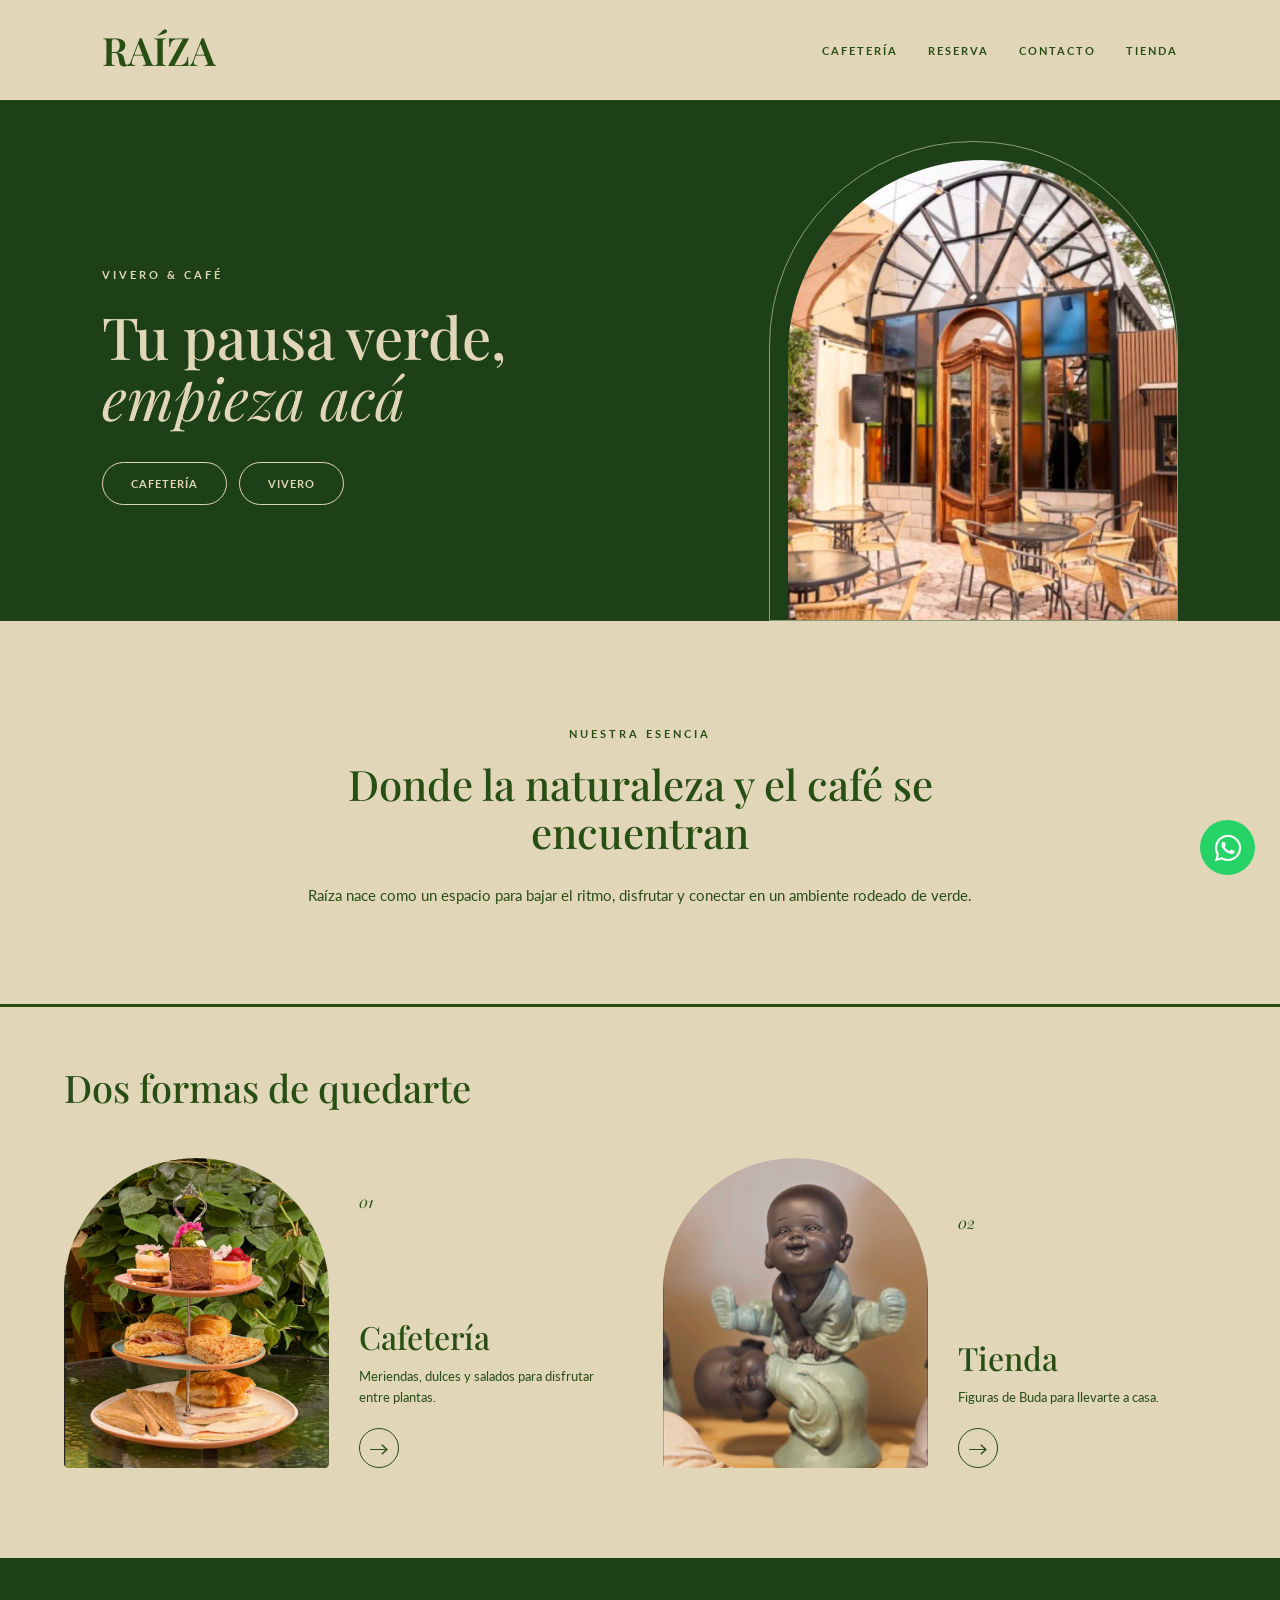
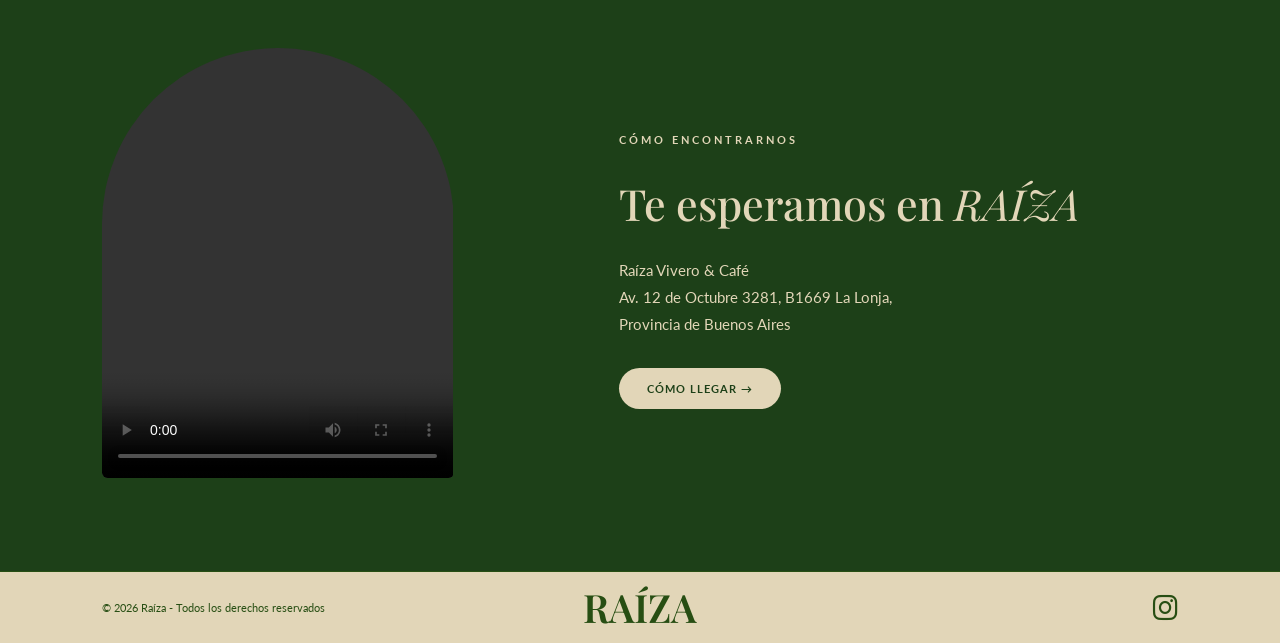
<file: index.html>
<!DOCTYPE html>
<html lang="es">

<head>
    <meta charset="UTF-8">
    <meta name="viewport" content="width=device-width, initial-scale=1.0">
    <title>Raíza - Vivero & Café</title>
    <link rel="stylesheet" href="Estilos.css">
    <link rel="stylesheet" href="https://cdnjs.cloudflare.com/ajax/libs/font-awesome/6.5.2/css/all.min.css">
</head>

<body>

   
<!-- HEADER -->
<header class="header">

    <!-- MENU HAMBURGUESA MOBILE -->
    <button class="menu-hamburguesa" onclick="abrirMenu()">
        <i class="fa-solid fa-bars"></i>
    </button>

    <!-- LOGO -->
    <div class="logo">
        <a href="index.html">RAÍZA</a>
    </div>

    <!-- NAVEGACION DESKTOP -->
    <nav class="menu-derecha">
        <a href="menu.html">CAFETERÍA</a>
        <a href="reserva.html">RESERVA</a>
        <a href="contacto.html">CONTACTO</a>
        <a href="tienda.html">TIENDA</a>
    </nav>

    <!-- MENU DESPLEGABLE MOBILE -->
    <nav class="menu-mobile" id="menuMobile">

        <button onclick="cerrarMenu()">X</button>

        <a href="index.html">INICIO</a>
        <a href="menu.html">CAFETERÍA</a>
        <a href="reserva.html">RESERVA</a>
        <a href="contacto.html">CONTACTO</a>
        <a href="tienda.html">TIENDA</a>

    </nav>

</header>



    <!-- SECCION 1: INICIO -->
    <section class="inicio">

        <div class="inicio-texto">

            <p>VIVERO & CAFÉ</p>

            <h1>Tu pausa verde,<br>
                <em>empieza acá</em>
            </h1>

            <div class="inicio-botones">
                <a href="menu.html" class="boton">CAFETERÍA</a>
                <a href="tienda.html" class="boton">VIVERO</a>
            </div>

        </div>

        <div class="inicio-imagen">
            <img src="imagenes/home-arco.png" alt="Entrada de Raíza">
        </div>

    </section>


    <!-- SECCION 2: NUESTRA ESENCIA -->
    <section class="esencia">

        <p>NUESTRA ESENCIA</p>

        <h2>Donde la naturaleza y el café se encuentran</h2>

        <p>
            Raíza nace como un espacio para bajar el ritmo,
            disfrutar y conectar en un ambiente rodeado de verde.
        </p>

    </section>


    <!-- SECCION 3: CAFETERIA Y TIENDA -->
    <section class="opciones">

        <h2>Dos formas de quedarte</h2>

        <div class="opciones-contenedor">

            <!-- CAFETERIA -->
            <div class="opcion-cafeteria">

                <img src="imagenes/comida-home.jpg" alt="Cafetería Raíza">

                <div class="opcion-texto">

                    <p>01</p>

                    <h3>Cafetería</h3>

                    <p>
                        Meriendas, dulces y salados para
                        disfrutar entre plantas.
                    </p>

                    <a href="menu.html">→</a>

                </div>

            </div>


            <!-- TIENDA -->
            <div class="opcion-tienda">

                <img src="imagenes/buda4.jpg" alt="Productos de la tienda">

                <div class="opcion-texto">

                    <p>02</p>

                    <h3>Tienda</h3>

                    <p>Figuras de Buda para llevarte a casa.</p>

                    <a href="tienda.html">→</a>

                </div>

            </div>

        </div>

    </section>


    <!-- SECCION 4: UBICACION -->
    <section class="ubicacion">

        <div class="ubicacion-video">

            <video controls playsinline>
                <source src="imagenes/videoHome.MP4" type="video/mp4">
            </video>

        </div>

        <div class="ubicacion-texto">

            <p>CÓMO ENCONTRARNOS</p>

            <h2>Te esperamos en <em>RAÍZA</em></h2>

            <p>
                Raíza Vivero & Café<br>
                Av. 12 de Octubre 3281, B1669 La Lonja,<br>
                Provincia de Buenos Aires
            </p>

            <a href="https://maps.app.goo.gl/AaUQ6u7UE7i6q1DZ9" class="boton">
                CÓMO LLEGAR →
            </a>

        </div>

    </section>


    <!-- FOOTER -->
    <footer class="footer">

        <div class="footer-derechos">
            <p>© 2026 Raíza - Todos los derechos reservados</p>
        </div>

        <div class="footer-logo">
            <a href="index.html">RAÍZA</a>
        </div>

        <div class="footer-redes">

            <a href="https://www.instagram.com/raizaviverocafe">
                <i class="fa-brands fa-instagram"></i>
            </a>

        </div>

    </footer>


<!-- WHATSAPP FLOTANTE -->
<a href="https://api.whatsapp.com/send?phone=5491124633731&text=Buenas!"
   class="whatsapp-flotante"
   target="_blank">
    <i class="fa-brands fa-whatsapp"></i>
</a>


    <!-- JAVASCRIPT MENU MOBILE -->
    <script src="script.js"></script>

</body>
</html>
</file>
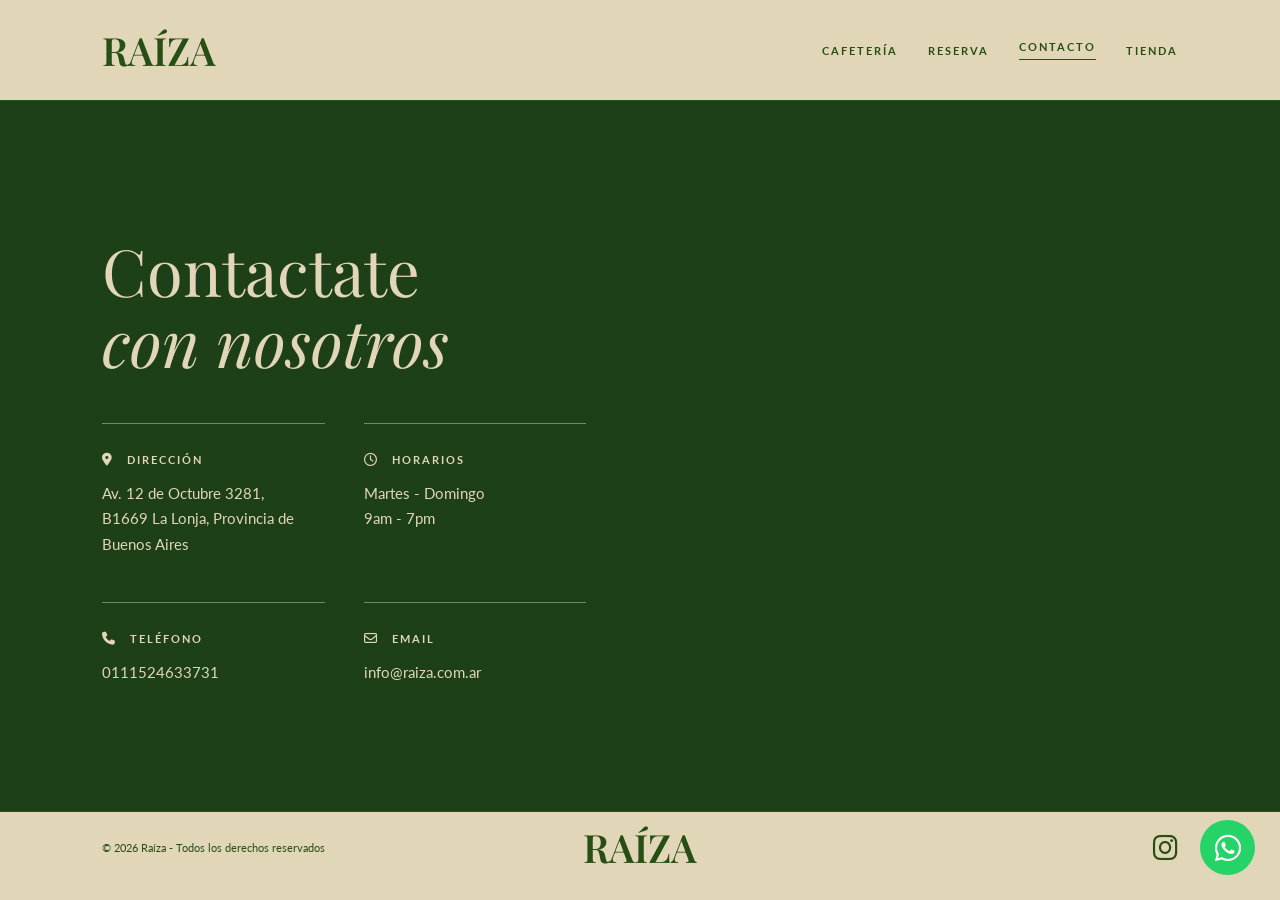
<file: contacto.html>
<!DOCTYPE html>
<html lang="es">

<head>
    <meta charset="UTF-8">
    <meta name="viewport" content="width=device-width, initial-scale=1.0">
    <title>Contacto - Raíza</title>
    <link rel="stylesheet" href="Estilos.css">
    <link rel="stylesheet" href="https://cdnjs.cloudflare.com/ajax/libs/font-awesome/6.5.2/css/all.min.css">
</head>

<body>

    
<!-- HEADER -->
<header class="header">

    <!-- MENU HAMBURGUESA MOBILE -->
    <button class="menu-hamburguesa" onclick="abrirMenu()">
        <i class="fa-solid fa-bars"></i>
    </button>

    <!-- LOGO -->
    <div class="logo">
        <a href="index.html">RAÍZA</a>
    </div>

    <!-- NAVEGACION DESKTOP -->
    <nav class="menu-derecha">
        <a href="menu.html">CAFETERÍA</a>
        <a href="reserva.html">RESERVA</a>
        <a href="contacto.html" class="activo">CONTACTO</a>
        <a href="tienda.html">TIENDA</a>
    </nav>

    <!-- MENU DESPLEGABLE MOBILE -->
    <nav class="menu-mobile" id="menuMobile">

        <button onclick="cerrarMenu()">X</button>

        <a href="index.html">INICIO</a>
        <a href="menu.html">CAFETERÍA</a>
        <a href="reserva.html">RESERVA</a>
        <a href="contacto.html">CONTACTO</a>
        <a href="tienda.html">TIENDA</a>

    </nav>

</header>



    <!-- SECCION 1: CONTACTO -->
    <section class="contacto">

        <div class="contacto-contenedor">

            <div class="contacto-texto">

                <h1>Contactate<br>
                    <em>con nosotros</em>
                </h1>

                <div class="contacto-datos">

                    <div class="contacto-dato">
                        <h3><i class="fa-solid fa-location-dot"></i> DIRECCIÓN</h3>
                        <p>Av. 12 de Octubre 3281,<br>
                        B1669 La Lonja, Provincia de<br>
                        Buenos Aires</p>
                    </div>

                    <div class="contacto-dato">
                        <h3><i class="fa-regular fa-clock"></i> HORARIOS</h3>
                        <p>Martes - Domingo<br>
                        9am - 7pm</p>
                    </div>

                    <div class="contacto-dato">
                        <h3><i class="fa-solid fa-phone"></i> TELÉFONO</h3>
                        <p>0111524633731</p>
                    </div>

                    <div class="contacto-dato">
                        <h3><i class="fa-regular fa-envelope"></i> EMAIL</h3>
                        <p>info@raiza.com.ar</p>
                    </div>

                </div>

            </div>

            <div class="contacto-mapa">

                <iframe
                    src="https://www.google.com/maps/embed?pb=!1m14!1m8!1m3!1d13161.572076315506!2d-58.843204!3d-34.44217!3m2!1i1024!2i768!4f13.1!3m3!1m2!1s0x95bc9d002e48ea37%3A0x2dbac107109ccc0a!2sRaiza%20Vivero%20%26%20Caf%C3%A9!5e0!3m2!1ses!2sar!4v1793840191080!5m2!1ses!2sar"
                    width="450"
                    height="480"
                    style="border:0;"
                    loading="lazy">
                </iframe>

            </div>

        </div>

    </section>


    <!-- FOOTER -->
    <footer class="footer">

        <div class="footer-derechos">
            <p>© 2026 Raíza - Todos los derechos reservados</p>
        </div>

        <div class="footer-logo">
            <a href="index.html">RAÍZA</a>
        </div>

        <div class="footer-redes">

            <a href="https://www.instagram.com/raizaviverocafe">
                <i class="fa-brands fa-instagram"></i>
            </a>

        </div>

    </footer>


<!-- WHATSAPP FLOTANTE -->
<a href="https://api.whatsapp.com/send?phone=5491124633731&text=Buenas!"
   class="whatsapp-flotante"
   target="_blank">
    <i class="fa-brands fa-whatsapp"></i>
</a>

    
    <!-- JAVASCRIPT MENU HAMBURGUESA -->
    <script src="script.js"></script>

</body>
</html>
</file>
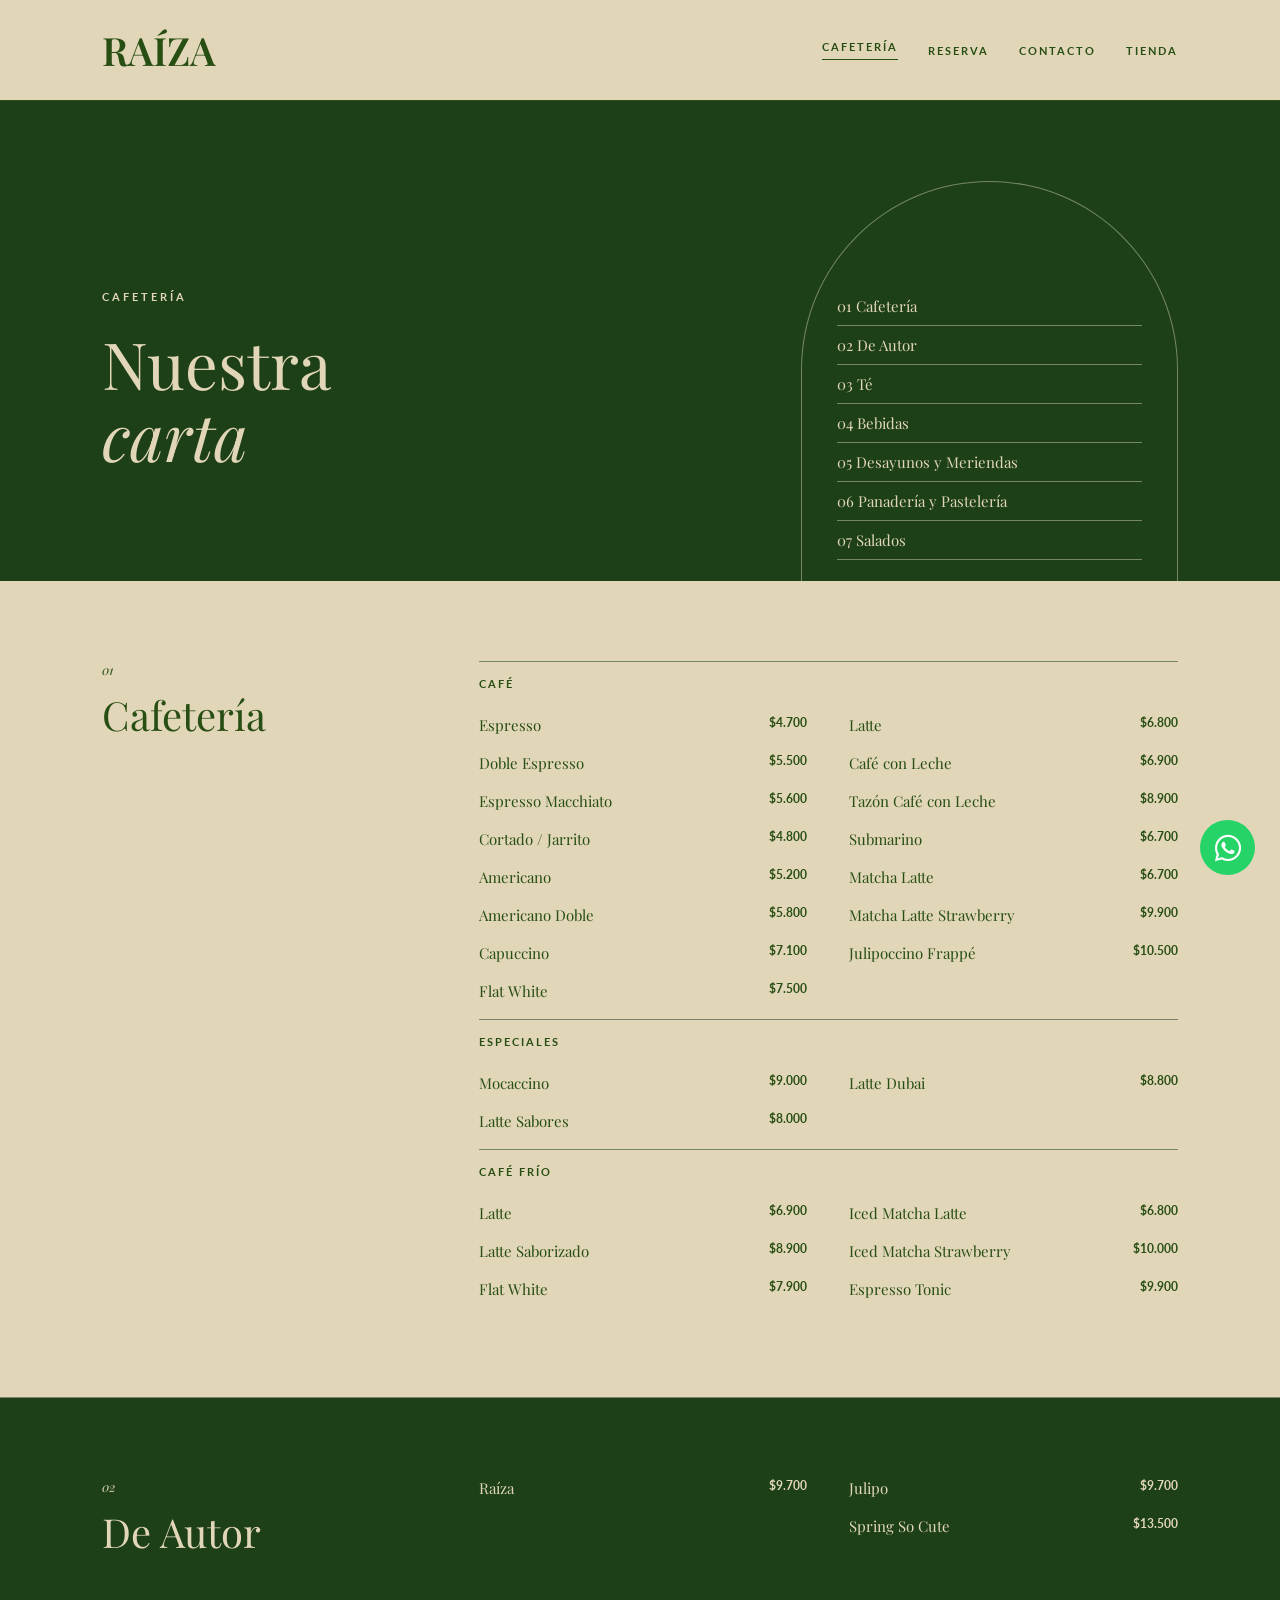
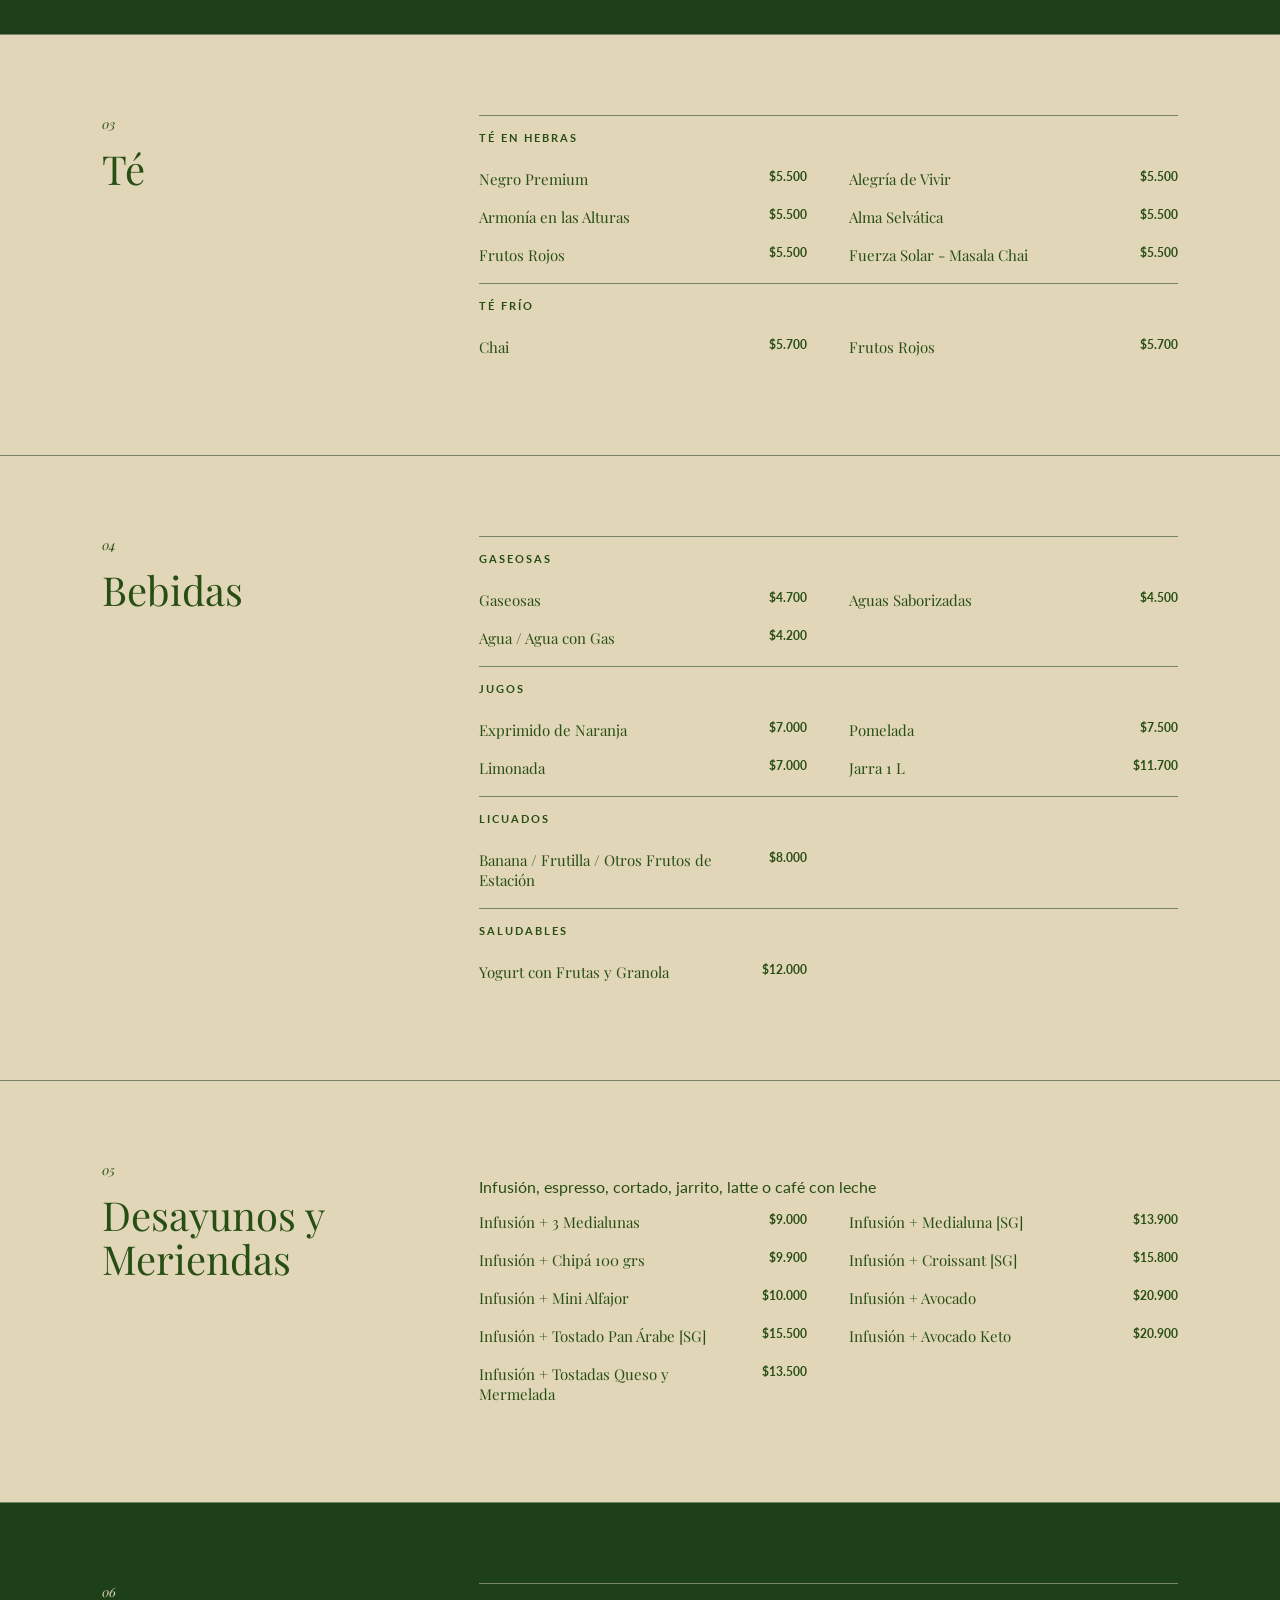
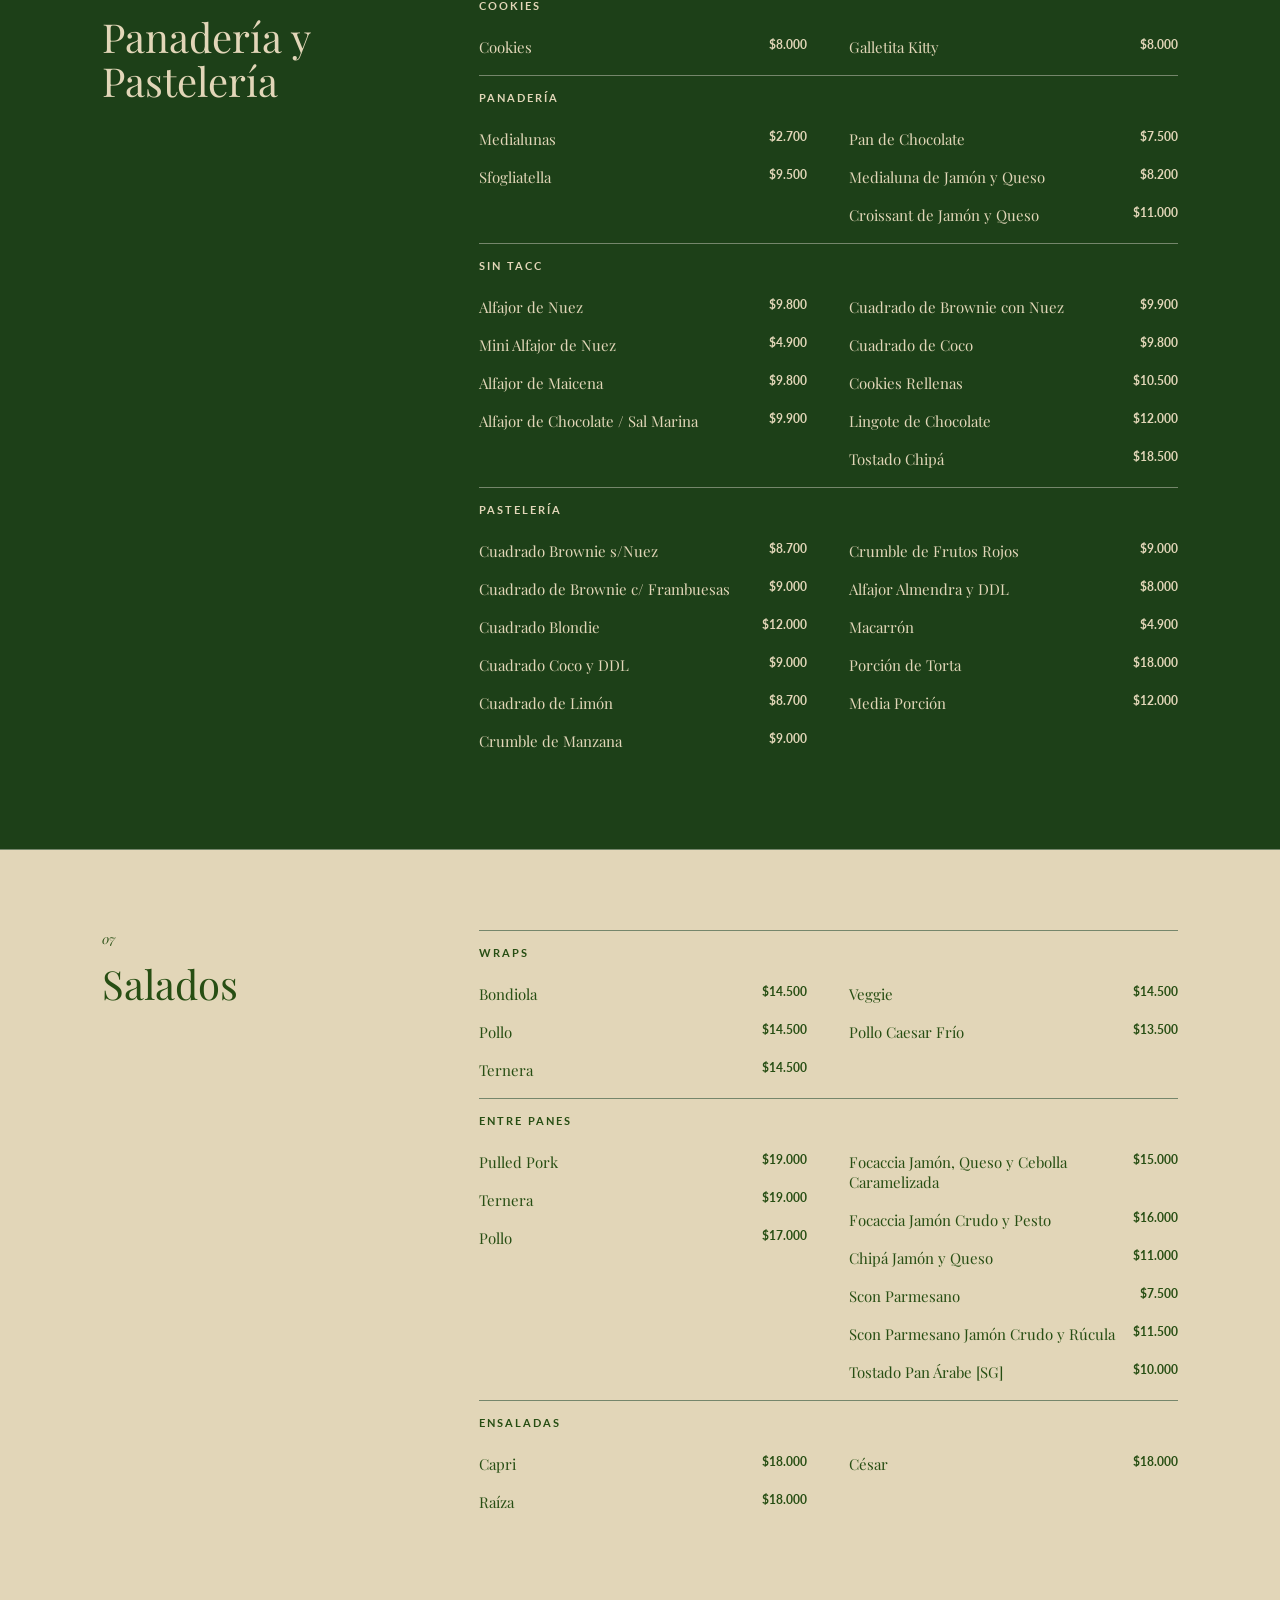
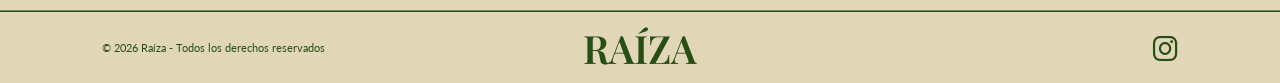
<file: menu.html>
<!DOCTYPE html>
<html lang="es">

<head>
    <meta charset="UTF-8">
    <meta name="viewport" content="width=device-width, initial-scale=1.0">
    <title>Cafetería - Raíza</title>
    <link rel="stylesheet" href="Estilos.css">
    <link rel="stylesheet" href="https://cdnjs.cloudflare.com/ajax/libs/font-awesome/6.5.2/css/all.min.css">
</head>

<body>

   
<!-- HEADER -->
<header class="header">

    <!-- MENU HAMBURGUESA MOBILE -->
    <button class="menu-hamburguesa" onclick="abrirMenu()">
        <i class="fa-solid fa-bars"></i>
    </button>

    <!-- LOGO -->
    <div class="logo">
        <a href="index.html">RAÍZA</a>
    </div>

    <!-- NAVEGACION DESKTOP -->
    <nav class="menu-derecha">
        <a href="menu.html" class="activo">CAFETERÍA</a>
        <a href="reserva.html">RESERVA</a>
        <a href="contacto.html">CONTACTO</a>
        <a href="tienda.html">TIENDA</a>
    </nav>

    <!-- MENU DESPLEGABLE MOBILE -->
    <nav class="menu-mobile" id="menuMobile">

        <button onclick="cerrarMenu()">X</button>

        <a href="index.html">INICIO</a>
        <a href="menu.html">CAFETERÍA</a>
        <a href="reserva.html">RESERVA</a>
        <a href="contacto.html">CONTACTO</a>
        <a href="tienda.html">TIENDA</a>

    </nav>

</header>



    <!-- PORTADA NUESTRA CARTA -->
    <section class="menu-portada">

        <div class="menu-portada-texto">
            <p>CAFETERÍA</p>
            <h1>Nuestra<br><em>carta</em></h1>
        </div>

        <div class="menu-portada-categorias">
            <a href="#cafeteria">01 Cafetería</a>
            <a href="#autor">02 De Autor</a>
            <a href="#te">03 Té</a>
            <a href="#bebidas">04 Bebidas</a>
            <a href="#desayunos">05 Desayunos y Meriendas</a>
            <a href="#panaderia">06 Panadería y Pastelería</a>
            <a href="#salados">07 Salados</a>
        </div>

    </section>


    <!-- SECCION 1: CAFETERIA -->
    <section class="menu-seccion" id="cafeteria">

        <div class="menu-titulo">
            <p>01</p>
            <h2>Cafetería</h2>
        </div>

        <div class="menu-contenido">

            <h3>CAFÉ</h3>

            <div class="menu-columnas">

                <div class="menu-columna">

                    <div class="menu-producto">
                        <p>Espresso</p>
                        <span>$4.700</span>
                    </div>

                    <div class="menu-producto">
                        <p>Doble Espresso</p>
                        <span>$5.500</span>
                    </div>

                    <div class="menu-producto">
                        <p>Espresso Macchiato</p>
                        <span>$5.600</span>
                    </div>

                    <div class="menu-producto">
                        <p>Cortado / Jarrito</p>
                        <span>$4.800</span>
                    </div>

                    <div class="menu-producto">
                        <p>Americano</p>
                        <span>$5.200</span>
                    </div>

                    <div class="menu-producto">
                        <p>Americano Doble</p>
                        <span>$5.800</span>
                    </div>

                    <div class="menu-producto">
                        <p>Capuccino</p>
                        <span>$7.100</span>
                    </div>

                    <div class="menu-producto">
                        <p>Flat White</p>
                        <span>$7.500</span>
                    </div>

                </div>

                <div class="menu-columna">

                    <div class="menu-producto">
                        <p>Latte</p>
                        <span>$6.800</span>
                    </div>

                    <div class="menu-producto">
                        <p>Café con Leche</p>
                        <span>$6.900</span>
                    </div>

                    <div class="menu-producto">
                        <p>Tazón Café con Leche</p>
                        <span>$8.900</span>
                    </div>

                    <div class="menu-producto">
                        <p>Submarino</p>
                        <span>$6.700</span>
                    </div>

                    <div class="menu-producto">
                        <p>Matcha Latte</p>
                        <span>$6.700</span>
                    </div>

                    <div class="menu-producto">
                        <p>Matcha Latte Strawberry</p>
                        <span>$9.900</span>
                    </div>

                    <div class="menu-producto">
                        <p>Julipoccino Frappé</p>
                        <span>$10.500</span>
                    </div>

                </div>

            </div>


            <h3>ESPECIALES</h3>

            <div class="menu-columnas">

                <div class="menu-columna">

                    <div class="menu-producto">
                        <p>Mocaccino</p>
                        <span>$9.000</span>
                    </div>

                    <div class="menu-producto">
                        <p>Latte Sabores</p>
                        <span>$8.000</span>
                    </div>

                </div>

                <div class="menu-columna">

                    <div class="menu-producto">
                        <p>Latte Dubai</p>
                        <span>$8.800</span>
                    </div>

                </div>

            </div>


            <h3>CAFÉ FRÍO</h3>

            <div class="menu-columnas">

                <div class="menu-columna">

                    <div class="menu-producto">
                        <p>Latte</p>
                        <span>$6.900</span>
                    </div>

                    <div class="menu-producto">
                        <p>Latte Saborizado</p>
                        <span>$8.900</span>
                    </div>

                    <div class="menu-producto">
                        <p>Flat White</p>
                        <span>$7.900</span>
                    </div>

                </div>

                <div class="menu-columna">

                    <div class="menu-producto">
                        <p>Iced Matcha Latte</p>
                        <span>$6.800</span>
                    </div>

                    <div class="menu-producto">
                        <p>Iced Matcha Strawberry</p>
                        <span>$10.000</span>
                    </div>

                    <div class="menu-producto">
                        <p>Espresso Tonic</p>
                        <span>$9.900</span>
                    </div>

                </div>

            </div>

        </div>

    </section>


    <!-- SECCION 2: DE AUTOR -->
    <section class="menu-seccion menu-seccion-verde" id="autor">

        <div class="menu-titulo">
            <p>02</p>
            <h2>De Autor</h2>
        </div>

        <div class="menu-contenido">

            <div class="menu-columnas">

                <div class="menu-columna">

                    <div class="menu-producto">
                        <p>Raíza</p>
                        <span>$9.700</span>
                    </div>

                </div>

                <div class="menu-columna">

                    <div class="menu-producto">
                        <p>Julipo</p>
                        <span>$9.700</span>
                    </div>

                    <div class="menu-producto">
                        <p>Spring So Cute</p>
                        <span>$13.500</span>
                    </div>

                </div>

            </div>

        </div>

    </section>


    <!-- SECCION 3: TE -->
    <section class="menu-seccion" id="te">

        <div class="menu-titulo">
            <p>03</p>
            <h2>Té</h2>
        </div>

        <div class="menu-contenido">

            <h3>TÉ EN HEBRAS</h3>

            <div class="menu-columnas">

                <div class="menu-columna">

                    <div class="menu-producto">
                        <p>Negro Premium</p>
                        <span>$5.500</span>
                    </div>

                    <div class="menu-producto">
                        <p>Armonía en las Alturas</p>
                        <span>$5.500</span>
                    </div>

                    <div class="menu-producto">
                        <p>Frutos Rojos</p>
                        <span>$5.500</span>
                    </div>

                </div>

                <div class="menu-columna">

                    <div class="menu-producto">
                        <p>Alegría de Vivir</p>
                        <span>$5.500</span>
                    </div>

                    <div class="menu-producto">
                        <p>Alma Selvática</p>
                        <span>$5.500</span>
                    </div>

                    <div class="menu-producto">
                        <p>Fuerza Solar - Masala Chai</p>
                        <span>$5.500</span>
                    </div>

                </div>

            </div>


            <h3>TÉ FRÍO</h3>

            <div class="menu-columnas">

                <div class="menu-columna">

                    <div class="menu-producto">
                        <p>Chai</p>
                        <span>$5.700</span>
                    </div>

                </div>

                <div class="menu-columna">

                    <div class="menu-producto">
                        <p>Frutos Rojos</p>
                        <span>$5.700</span>
                    </div>

                </div>

            </div>

        </div>

    </section>


    <!-- SECCION 4: BEBIDAS -->
    <section class="menu-seccion" id="bebidas">

        <div class="menu-titulo">
            <p>04</p>
            <h2>Bebidas</h2>
        </div>

        <div class="menu-contenido">

            <h3>GASEOSAS</h3>

            <div class="menu-columnas">

                <div class="menu-columna">

                    <div class="menu-producto">
                        <p>Gaseosas</p>
                        <span>$4.700</span>
                    </div>

                    <div class="menu-producto">
                        <p>Agua / Agua con Gas</p>
                        <span>$4.200</span>
                    </div>

                </div>

                <div class="menu-columna">

                    <div class="menu-producto">
                        <p>Aguas Saborizadas</p>
                        <span>$4.500</span>
                    </div>

                </div>

            </div>


            <h3>JUGOS</h3>

            <div class="menu-columnas">

                <div class="menu-columna">

                    <div class="menu-producto">
                        <p>Exprimido de Naranja</p>
                        <span>$7.000</span>
                    </div>

                    <div class="menu-producto">
                        <p>Limonada</p>
                        <span>$7.000</span>
                    </div>

                </div>

                <div class="menu-columna">

                    <div class="menu-producto">
                        <p>Pomelada</p>
                        <span>$7.500</span>
                    </div>

                    <div class="menu-producto">
                        <p>Jarra 1 L</p>
                        <span>$11.700</span>
                    </div>

                </div>

            </div>


            <h3>LICUADOS</h3>

            <div class="menu-columnas">

                <div class="menu-columna">

                    <div class="menu-producto">
                        <p>Banana / Frutilla / Otros Frutos de Estación</p>
                        <span>$8.000</span>
                    </div>

                </div>

                <div class="menu-columna"></div>

            </div>


            <h3>SALUDABLES</h3>

            <div class="menu-columnas">

                <div class="menu-columna">

                    <div class="menu-producto">
                        <p>Yogurt con Frutas y Granola</p>
                        <span>$12.000</span>
                    </div>

                </div>

                <div class="menu-columna"></div>

            </div>

        </div>

    </section>


    <!-- SECCION 5: DESAYUNOS Y MERIENDAS -->
    <section class="menu-seccion" id="desayunos">

        <div class="menu-titulo">
            <p>05</p>
            <h2>Desayunos y Meriendas</h2>
        </div>

        <div class="menu-contenido">

            <p class="menu-aclaracion">
                Infusión, espresso, cortado, jarrito, latte o café con leche
            </p>

            <div class="menu-columnas">

                <div class="menu-columna">

                    <div class="menu-producto">
                        <p>Infusión + 3 Medialunas</p>
                        <span>$9.000</span>
                    </div>

                    <div class="menu-producto">
                        <p>Infusión + Chipá 100 grs</p>
                        <span>$9.900</span>
                    </div>

                    <div class="menu-producto">
                        <p>Infusión + Mini Alfajor</p>
                        <span>$10.000</span>
                    </div>

                    <div class="menu-producto">
                        <p>Infusión + Tostado Pan Árabe [SG]</p>
                        <span>$15.500</span>
                    </div>

                    <div class="menu-producto">
                        <p>Infusión + Tostadas Queso y Mermelada</p>
                        <span>$13.500</span>
                    </div>

                </div>

                <div class="menu-columna">

                    <div class="menu-producto">
                        <p>Infusión + Medialuna [SG]</p>
                        <span>$13.900</span>
                    </div>

                    <div class="menu-producto">
                        <p>Infusión + Croissant [SG]</p>
                        <span>$15.800</span>
                    </div>

                    <div class="menu-producto">
                        <p>Infusión + Avocado</p>
                        <span>$20.900</span>
                    </div>

                    <div class="menu-producto">
                        <p>Infusión + Avocado Keto</p>
                        <span>$20.900</span>
                    </div>

                </div>

            </div>

        </div>

    </section>


    <!-- SECCION 6: PANADERIA Y PASTELERIA -->
    <section class="menu-seccion menu-seccion-verde" id="panaderia">

        <div class="menu-titulo">
            <p>06</p>
            <h2>Panadería y Pastelería</h2>
        </div>

        <div class="menu-contenido">

            <h3>COOKIES</h3>

            <div class="menu-columnas">

                <div class="menu-columna">

                    <div class="menu-producto">
                        <p>Cookies</p>
                        <span>$8.000</span>
                    </div>

                </div>

                <div class="menu-columna">

                    <div class="menu-producto">
                        <p>Galletita Kitty</p>
                        <span>$8.000</span>
                    </div>

                </div>

            </div>


            <h3>PANADERÍA</h3>

            <div class="menu-columnas">

                <div class="menu-columna">

                    <div class="menu-producto">
                        <p>Medialunas</p>
                        <span>$2.700</span>
                    </div>

                    <div class="menu-producto">
                        <p>Sfogliatella</p>
                        <span>$9.500</span>
                    </div>

                </div>

                <div class="menu-columna">

                    <div class="menu-producto">
                        <p>Pan de Chocolate</p>
                        <span>$7.500</span>
                    </div>

                    <div class="menu-producto">
                        <p>Medialuna de Jamón y Queso</p>
                        <span>$8.200</span>
                    </div>

                    <div class="menu-producto">
                        <p>Croissant de Jamón y Queso</p>
                        <span>$11.000</span>
                    </div>

                </div>

            </div>


            <h3>SIN TACC</h3>

            <div class="menu-columnas">

                <div class="menu-columna">

                    <div class="menu-producto">
                        <p>Alfajor de Nuez</p>
                        <span>$9.800</span>
                    </div>

                    <div class="menu-producto">
                        <p>Mini Alfajor de Nuez</p>
                        <span>$4.900</span>
                    </div>

                    <div class="menu-producto">
                        <p>Alfajor de Maicena</p>
                        <span>$9.800</span>
                    </div>

                    <div class="menu-producto">
                        <p>Alfajor de Chocolate / Sal Marina</p>
                        <span>$9.900</span>
                    </div>

                </div>

                <div class="menu-columna">

                    <div class="menu-producto">
                        <p>Cuadrado de Brownie con Nuez</p>
                        <span>$9.900</span>
                    </div>

                    <div class="menu-producto">
                        <p>Cuadrado de Coco</p>
                        <span>$9.800</span>
                    </div>

                    <div class="menu-producto">
                        <p>Cookies Rellenas</p>
                        <span>$10.500</span>
                    </div>

                    <div class="menu-producto">
                        <p>Lingote de Chocolate</p>
                        <span>$12.000</span>
                    </div>

                    <div class="menu-producto">
                        <p>Tostado Chipá</p>
                        <span>$18.500</span>
                    </div>

                </div>

            </div>


            <h3>PASTELERÍA</h3>

            <div class="menu-columnas">

                <div class="menu-columna">

                    <div class="menu-producto">
                        <p>Cuadrado Brownie s/Nuez</p>
                        <span>$8.700</span>
                    </div>

                    <div class="menu-producto">
                        <p>Cuadrado de Brownie c/ Frambuesas</p>
                        <span>$9.000</span>
                    </div>

                    <div class="menu-producto">
                        <p>Cuadrado Blondie</p>
                        <span>$12.000</span>
                    </div>

                    <div class="menu-producto">
                        <p>Cuadrado Coco y DDL</p>
                        <span>$9.000</span>
                    </div>

                    <div class="menu-producto">
                        <p>Cuadrado de Limón</p>
                        <span>$8.700</span>
                    </div>

                    <div class="menu-producto">
                        <p>Crumble de Manzana</p>
                        <span>$9.000</span>
                    </div>

                </div>

                <div class="menu-columna">

                    <div class="menu-producto">
                        <p>Crumble de Frutos Rojos</p>
                        <span>$9.000</span>
                    </div>

                    <div class="menu-producto">
                        <p>Alfajor Almendra y DDL</p>
                        <span>$8.000</span>
                    </div>

                    <div class="menu-producto">
                        <p>Macarrón</p>
                        <span>$4.900</span>
                    </div>

                    <div class="menu-producto">
                        <p>Porción de Torta</p>
                        <span>$18.000</span>
                    </div>

                    <div class="menu-producto">
                        <p>Media Porción</p>
                        <span>$12.000</span>
                    </div>

                </div>

            </div>

        </div>

    </section>


    <!-- SECCION 7: SALADOS -->
    <section class="menu-seccion" id="salados">

        <div class="menu-titulo">
            <p>07</p>
            <h2>Salados</h2>
        </div>

        <div class="menu-contenido">

            <h3>WRAPS</h3>

            <div class="menu-columnas">

                <div class="menu-columna">

                    <div class="menu-producto">
                        <p>Bondiola</p>
                        <span>$14.500</span>
                    </div>

                    <div class="menu-producto">
                        <p>Pollo</p>
                        <span>$14.500</span>
                    </div>

                    <div class="menu-producto">
                        <p>Ternera</p>
                        <span>$14.500</span>
                    </div>

                </div>

                <div class="menu-columna">

                    <div class="menu-producto">
                        <p>Veggie</p>
                        <span>$14.500</span>
                    </div>

                    <div class="menu-producto">
                        <p>Pollo Caesar Frío</p>
                        <span>$13.500</span>
                    </div>

                </div>

            </div>


            <h3>ENTRE PANES</h3>

            <div class="menu-columnas">

                <div class="menu-columna">

                    <div class="menu-producto">
                        <p>Pulled Pork</p>
                        <span>$19.000</span>
                    </div>

                    <div class="menu-producto">
                        <p>Ternera</p>
                        <span>$19.000</span>
                    </div>

                    <div class="menu-producto">
                        <p>Pollo</p>
                        <span>$17.000</span>
                    </div>

                </div>

                <div class="menu-columna">

                    <div class="menu-producto">
                        <p>Focaccia Jamón, Queso y Cebolla Caramelizada</p>
                        <span>$15.000</span>
                    </div>

                    <div class="menu-producto">
                        <p>Focaccia Jamón Crudo y Pesto</p>
                        <span>$16.000</span>
                    </div>

                    <div class="menu-producto">
                        <p>Chipá Jamón y Queso</p>
                        <span>$11.000</span>
                    </div>

                    <div class="menu-producto">
                        <p>Scon Parmesano</p>
                        <span>$7.500</span>
                    </div>

                    <div class="menu-producto">
                        <p>Scon Parmesano Jamón Crudo y Rúcula</p>
                        <span>$11.500</span>
                    </div>

                    <div class="menu-producto">
                        <p>Tostado Pan Árabe [SG]</p>
                        <span>$10.000</span>
                    </div>

                </div>

            </div>


            <h3>ENSALADAS</h3>

            <div class="menu-columnas">

                <div class="menu-columna">

                    <div class="menu-producto">
                        <p>Capri</p>
                        <span>$18.000</span>
                    </div>

                    <div class="menu-producto">
                        <p>Raíza</p>
                        <span>$18.000</span>
                    </div>

                </div>

                <div class="menu-columna">

                    <div class="menu-producto">
                        <p>César</p>
                        <span>$18.000</span>
                    </div>

                </div>

            </div>

        </div>

    </section>


    <!-- FOOTER -->
    <footer class="footer">

        <div class="footer-derechos">
            <p>© 2026 Raíza - Todos los derechos reservados</p>
        </div>

        <div class="footer-logo">
            <a href="index.html">RAÍZA</a>
        </div>

        <div class="footer-redes">

            <a href="https://www.instagram.com/raizaviverocafe">
                <i class="fa-brands fa-instagram"></i>
            </a>

        </div>

    </footer>


<!-- WHATSAPP FLOTANTE -->
<a href="https://api.whatsapp.com/send?phone=5491124633731&text=Buenas!"
   class="whatsapp-flotante"
   target="_blank">
    <i class="fa-brands fa-whatsapp"></i>
</a>


    <!-- JAVASCRIPT DEL MENU HAMBURGUESA -->
    <script src="script.js"></script>

</body>
</html>
</file>
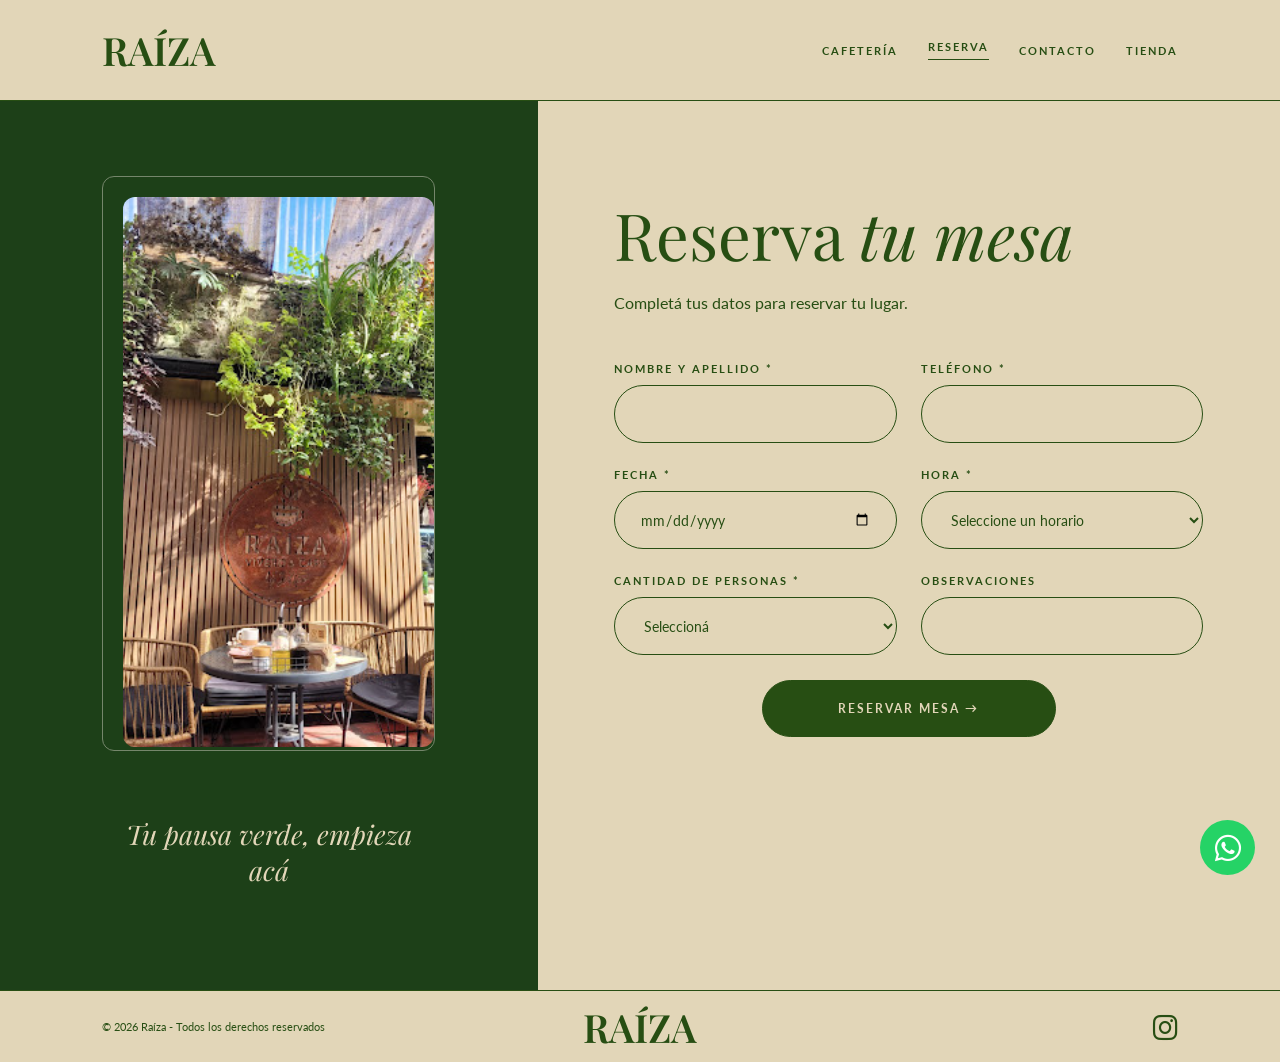
<file: reserva.html>
<!DOCTYPE html>
<html lang="es">

<head>
    <meta charset="UTF-8">
    <meta name="viewport" content="width=device-width, initial-scale=1.0">
    <title>Reserva - Raíza</title>
    <link rel="stylesheet" href="Estilos.css">
    <link rel="stylesheet" href="https://cdnjs.cloudflare.com/ajax/libs/font-awesome/6.5.2/css/all.min.css">
</head>

<body>

   
<!-- HEADER -->
<header class="header">

    <!-- MENU HAMBURGUESA MOBILE -->
    <button class="menu-hamburguesa" onclick="abrirMenu()">
        <i class="fa-solid fa-bars"></i>
    </button>

    <!-- LOGO -->
    <div class="logo">
        <a href="index.html">RAÍZA</a>
    </div>

    <!-- NAVEGACION DESKTOP -->
    <nav class="menu-derecha">
        <a href="menu.html">CAFETERÍA</a>
        <a href="reserva.html" class="activo">RESERVA</a>
        <a href="contacto.html">CONTACTO</a>
        <a href="tienda.html">TIENDA</a>
    </nav>

    <!-- MENU DESPLEGABLE MOBILE -->
    <nav class="menu-mobile" id="menuMobile">

        <button onclick="cerrarMenu()">X</button>

        <a href="index.html">INICIO</a>
        <a href="menu.html">CAFETERÍA</a>
        <a href="reserva.html">RESERVA</a>
        <a href="contacto.html">CONTACTO</a>
        <a href="tienda.html">TIENDA</a>

    </nav>

</header>



    <!-- SECCION RESERVA -->
    <section class="reserva">

        <!-- LADO IZQUIERDO -->
        <div class="reserva-izquierda">

            <div class="reserva-imagen">
                <img src="imagenes/mesa.jpg" alt="Espacio de Raíza">
            </div>

            <p>Tu pausa verde, empieza acá</p>

        </div>


        <!-- LADO DERECHO -->
        <div class="reserva-derecha">

            <h1>Reserva <em>tu mesa</em></h1>

            <p>Completá tus datos para reservar tu lugar.</p>

            <form class="reserva-formulario">

                <div class="reserva-fila">

                    <div class="reserva-campo">
                        <label for="nombre">NOMBRE Y APELLIDO *</label>
                        <input type="text" id="nombre" name="nombre" required>
                    </div>

                    <div class="reserva-campo">
                        <label for="telefono">TELÉFONO *</label>
                        <input type="tel" id="telefono" name="telefono" required>
                    </div>

                </div>


                <div class="reserva-fila">

                    <div class="reserva-campo">
                        <label for="fecha">FECHA *</label>
                        <input type="date" id="fecha" name="fecha" required>
                    </div>

                    <div class="reserva-campo">
                        <label for="hora">HORA *</label>
                        <select id="hora" name="hora" required>
                            <option value="">Seleccione un horario</option>
                            <option value="09:00">09:00</option>
                            <option value="10:00">10:00</option>
                            <option value="11:00">11:00</option>
                            <option value="12:00">12:00</option>
                            <option value="13:00">13:00</option>
                            <option value="14:00">14:00</option>
                            <option value="15:00">15:00</option>
                            <option value="16:00">16:00</option>
                            <option value="17:00">17:00</option>
                            <option value="18:00">18:00</option>
                        </select>
                    </div>

                </div>


                <div class="reserva-fila">

                    <div class="reserva-campo">
                        <label for="personas">CANTIDAD DE PERSONAS *</label>
                        <select id="personas" name="personas" required>
                            <option value="">Seleccioná</option>
                            <option value="1">1 persona</option>
                            <option value="2">2 personas</option>
                            <option value="3">3 personas</option>
                            <option value="4">4 personas</option>
                            <option value="5">5 personas</option>
                            <option value="6">6 personas</option>
                        </select>
                    </div>

                    <div class="reserva-campo">
                        <label for="observaciones">OBSERVACIONES</label>
                        <input type="text" id="observaciones" name="observaciones">
                    </div>

                </div>


                <button type="submit" class="reserva-boton">
                    RESERVAR MESA →
                </button>

            </form>

        </div>

    </section>


    <!-- FOOTER -->
    <footer class="footer">

        <div class="footer-derechos">
            <p>© 2026 Raíza - Todos los derechos reservados</p>
        </div>

        <div class="footer-logo">
            <a href="index.html">RAÍZA</a>
        </div>

        <div class="footer-redes">

            <a href="https://www.instagram.com/raizaviverocafe">
                <i class="fa-brands fa-instagram"></i>
            </a>

        </div>

    </footer>


<!-- WHATSAPP FLOTANTE -->
<a href="https://api.whatsapp.com/send?phone=5491124633731&text=Buenas!"
   class="whatsapp-flotante"
   target="_blank">
    <i class="fa-brands fa-whatsapp"></i>
</a>


    <!-- JAVASCRIPT MENU HAMBURGUESA -->
    <script src="script.js"></script>

</body>
</html>
</file>
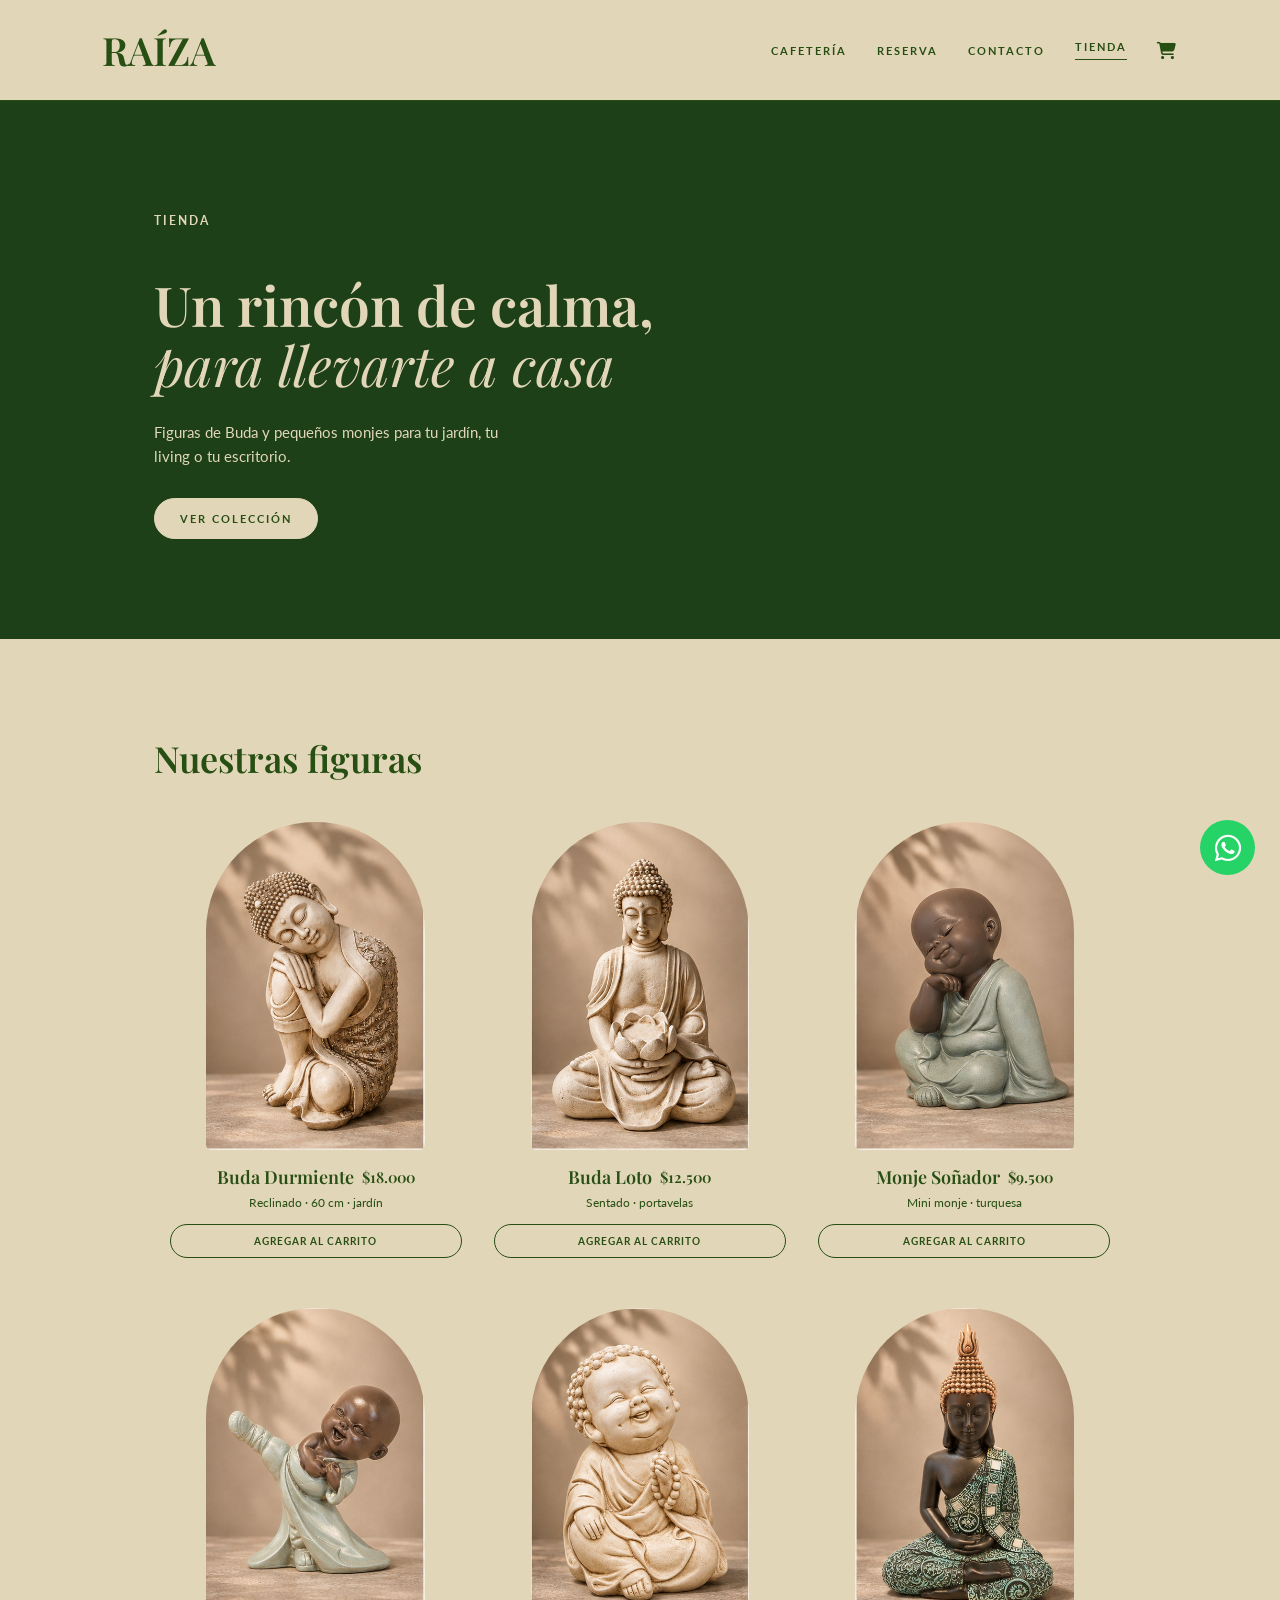
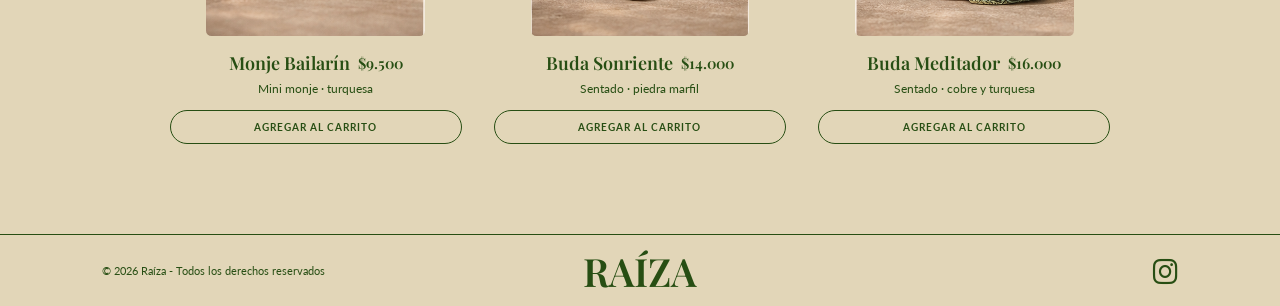
<file: tienda.html>
<!DOCTYPE html>
<html lang="es">

<head>
    <meta charset="UTF-8">
    <meta name="viewport" content="width=device-width, initial-scale=1.0">
    <title>Tienda - Raíza</title>
    <link rel="stylesheet" href="Estilos.css">
    <link rel="stylesheet" href="https://cdnjs.cloudflare.com/ajax/libs/font-awesome/6.5.2/css/all.min.css">
</head>

<body>

   
<!-- HEADER -->
<header class="header">

    <!-- MENU HAMBURGUESA MOBILE -->
    <button class="menu-hamburguesa" onclick="abrirMenu()">
        <i class="fa-solid fa-bars"></i>
    </button>

    <!-- LOGO -->
    <div class="logo">
        <a href="index.html">RAÍZA</a>
    </div>

    <!-- NAVEGACION DESKTOP -->
    <nav class="menu-derecha">
        <a href="menu.html">CAFETERÍA</a>
        <a href="reserva.html">RESERVA</a>
        <a href="contacto.html">CONTACTO</a>
        <a href="tienda.html" class="activo">TIENDA</a>

        <!-- CARRITO -->
        <a href="#" class="icono-carrito" onclick="abrirCarrito(); return false;">
            <i class="fa-solid fa-cart-shopping"></i>
        </a>
    </nav>

    <!-- MENU DESPLEGABLE MOBILE -->
    <nav class="menu-mobile" id="menuMobile">

        <button onclick="cerrarMenu()">X</button>

        <a href="index.html">INICIO</a>
        <a href="menu.html">CAFETERÍA</a>
        <a href="reserva.html">RESERVA</a>
        <a href="contacto.html">CONTACTO</a>
        <a href="tienda.html">TIENDA</a>

    </nav>

    <!-- CARRITO MOBILE -->
    <a href="#" class="carrito-mobile" onclick="abrirCarrito(); return false;">
        <i class="fa-solid fa-cart-shopping"></i>
    </a>

</header>



    <!-- PORTADA TIENDA -->
    <section class="tienda-portada">

        <div class="tienda-portada-texto">

            <p>TIENDA</p>

            <h1>Un rincón de calma,<br>
                <em>para llevarte a casa</em>
            </h1>

            <p class="tienda-descripcion">
                Figuras de Buda y pequeños monjes para tu jardín,
                tu living o tu escritorio.
            </p>

            <a href="#coleccion" class="tienda-boton">
                VER COLECCIÓN
            </a>

        </div>

    </section>


    <!-- SECCION PRODUCTOS -->
    <section class="tienda-productos" id="coleccion">

        <h2>Nuestras figuras</h2>

        <div class="tienda-contenedor">

            <!-- PRODUCTO 1 -->
            <div class="tienda-producto">

                <img src="imagenes/buda_durmiente_raiza.png" alt="Buda Durmiente">

                <div class="tienda-producto-info">
                    <h3>Buda Durmiente</h3>
                    <span>$18.000</span>
                </div>

                <p>Reclinado · 60 cm · jardín</p>

                <button class="tienda-agregar" onclick="agregarAlCarrito(0)">
                    AGREGAR AL CARRITO
                </button>

            </div>


            <!-- PRODUCTO 2 -->
            <div class="tienda-producto">

                <img src="imagenes/buda_loto_raiza.png" alt="Buda Loto">

                <div class="tienda-producto-info">
                    <h3>Buda Loto</h3>
                    <span>$12.500</span>
                </div>

                <p>Sentado · portavelas</p>

                <button class="tienda-agregar" onclick="agregarAlCarrito(1)">
                    AGREGAR AL CARRITO
                </button>

            </div>


            <!-- PRODUCTO 3 -->
            <div class="tienda-producto">

                <img src="imagenes/monje_sonador_raiza.png" alt="Monje Soñador">

                <div class="tienda-producto-info">
                    <h3>Monje Soñador</h3>
                    <span>$9.500</span>
                </div>

                <p>Mini monje · turquesa</p>

                <button class="tienda-agregar" onclick="agregarAlCarrito(2)">
                    AGREGAR AL CARRITO
                </button>

            </div>


            <!-- PRODUCTO 4 -->
            <div class="tienda-producto">

                <img src="imagenes/monje_bailarin_raiza.png" alt="Monje Bailarín">

                <div class="tienda-producto-info">
                    <h3>Monje Bailarín</h3>
                    <span>$9.500</span>
                </div>

                <p>Mini monje · turquesa</p>

                <button class="tienda-agregar" onclick="agregarAlCarrito(3)">
                    AGREGAR AL CARRITO
                </button>

            </div>


            <!-- PRODUCTO 5 -->
            <div class="tienda-producto">

                <img src="imagenes/buda_sonriente_raiza.png" alt="Buda Sonriente">

                <div class="tienda-producto-info">
                    <h3>Buda Sonriente</h3>
                    <span>$14.000</span>
                </div>

                <p>Sentado · piedra marfil</p>

                <button class="tienda-agregar" onclick="agregarAlCarrito(4)">
                    AGREGAR AL CARRITO
                </button>

            </div>


            <!-- PRODUCTO 6 -->
            <div class="tienda-producto">

                <img src="imagenes/buda_meditador_raiza.png" alt="Buda Meditador">

                <div class="tienda-producto-info">
                    <h3>Buda Meditador</h3>
                    <span>$16.000</span>
                </div>

                <p>Sentado · cobre y turquesa</p>

                <button class="tienda-agregar" onclick="agregarAlCarrito(5)">
                    AGREGAR AL CARRITO
                </button>

            </div>

        </div>

    </section>


    <!-- CARRITO LATERAL -->
    <div class="carrito-lateral" id="carrito">

        <div class="carrito-encabezado">

            <h2>Tu carrito</h2>

            <button onclick="cerrarCarrito()">X</button>

        </div>

        <div id="listaCarrito">
            <p>Todavía no agregaste productos.</p>
        </div>

        <div class="carrito-total">
            <h3>TOTAL</h3>
            <p id="totalCarrito">$0</p>
        </div>

        <button class="carrito-seguir" onclick="cerrarCarrito()">
            SEGUIR COMPRANDO
        </button>

    </div>


    <!-- FOOTER -->
    <footer class="footer">

        <div class="footer-derechos">
            <p>© 2026 Raíza - Todos los derechos reservados</p>
        </div>

        <div class="footer-logo">
            <a href="index.html">RAÍZA</a>
        </div>

        <div class="footer-redes">

            <a href="https://www.instagram.com/raizaviverocafe">
                <i class="fa-brands fa-instagram"></i>
            </a>

        </div>

    </footer>


<!-- WHATSAPP FLOTANTE -->
<a href="https://api.whatsapp.com/send?phone=5491124633731&text=Buenas!"
   class="whatsapp-flotante"
   target="_blank">
    <i class="fa-brands fa-whatsapp"></i>
</a>


    <!-- JAVASCRIPT -->
    <script src="script.js"></script>

</body>
</html>
</file>
<file: Estilos.css>
/* FUENTES */

@import url('https://fonts.googleapis.com/css2?family=Playfair+Display:ital,wght@0,400;0,500;0,600;1,400;1,500&family=Lato:wght@400;500;600;700&display=swap');


/* ESTILOS GLOBALES */

* {
    box-sizing: border-box;
}

body {
    margin: 0;
    padding: 0;
    background-color: #E2D6B8;
    color: #274E13;
    font-family: 'Lato', sans-serif;
}

h1, h2, h3 {
    font-family: 'Playfair Display', serif;
}

a {
    text-decoration: none;
    color: #274E13;
}


/* HEADER */

.header {
    background-color: #E2D6B8;
    width: 100%;
    padding: 24px 8%;
    display: flex;
    justify-content: space-between;
    align-items: center;
    position: relative;
    border-bottom: 1px solid #274E13;
}

/* LOGO */

.logo a {
    font-family: 'Playfair Display', serif;
    font-size: 39px;
    font-weight: 600;
}

/* NAVEGACIÓN DESKTOP */

.menu-derecha {
    display: flex;
    align-items: center;
    gap: 30px;
}

.menu-derecha a {
    font-size: 11px;
    font-weight: 700;
    letter-spacing: 2px;
    margin-right: 0;
}

.menu-derecha a:hover {
    opacity: 0.6;
}

.menu-derecha i {
    font-size: 17px;
    color: #274E13;
}

/* PÁGINA ACTIVA DEL MENÚ */

.menu-derecha a.activo {
    border-bottom: 1px solid #274E13;
    padding-bottom: 6px;
}

/* ELEMENTOS SOLO MOBILE */

.menu-hamburguesa {
    display: none;
}

.menu-mobile {
    display: none;
}

.carrito-mobile {
    display: none;
}


/* FOOTER */

.footer {
    background-color: #E2D6B8;
    display: flex;
    justify-content: space-between;
    align-items: center;
    padding: 18px 8%;
    position: relative;
    border-top: 1px solid #274E13;
}

/* DERECHOS */

.footer-derechos p {
    font-size: 11px;
}

/* LOGO CENTRADO */

.footer-logo {
    position: absolute;
    left: 50%;
    transform: translateX(-50%);
}

.footer-logo a {
    font-family: 'Playfair Display', serif;
    font-size: 39px;
    font-weight: 600;
}

/* REDES SOCIALES */

.footer-redes {
    display: flex;
    align-items: center;
}

.footer-redes a {
    color: #274E13;
    font-size: 28px;
    margin-left: 25px;
}

.footer-redes a:hover {
    color: #527A3C;
    opacity: 0.6;
}


/* BOTONES */

/* BOTÓN REDONDEADO (HOME) */

.boton {
    display: inline-block;
    padding: 14px 28px;
    border-radius: 30px;
    font-size: 11px;
    font-weight: 700;
    letter-spacing: 1px;
}

.boton:hover {
    opacity: 0.8;
}


/* ESTILOS HOME */

/* INICIO */

.inicio {
    background-color: #1D4018;
    color: #E2D6B8;
    display: flex;
    align-items: center;
    justify-content: space-between;
    padding: 40px 8% 0;
    min-height: 520px;
}

.inicio-texto {
    width: 52%;
}

.inicio-texto p {
    font-size: 11px;
    font-weight: 700;
    letter-spacing: 3px;
    margin-bottom: 25px;
}

.inicio h1 {
    font-size: 58px;
    font-weight: 500;
    line-height: 1.05;
    margin: 0 0 35px;
}

.inicio h1 em {
    font-weight: 400;
}

/* BOTONES DEL INICIO */

.inicio-botones {
    display: flex;
    align-items: center;
}

.inicio-botones .boton {
    background-color: transparent;
    color: #E2D6B8;
    border: 1px solid #E2D6B8;
    margin-right: 12px;
}

.inicio-botones .boton:hover {
    background-color: #E2D6B8;
    color: #1D4018;
}

/* IMAGEN CON ARCO */

.inicio-imagen {
    width: 38%;
    height: 480px;
    border: 1px solid #8A9B78;
    border-radius: 250px 250px 0 0;
    padding: 18px 0 0 18px;
}

.inicio-imagen img {
    width: 100%;
    height: 100%;
    border-radius: 250px 250px 0 0;
    object-fit: cover;
}


/* NUESTRA ESENCIA */

.esencia {
    background-color: #E2D6B8;
    text-align: center;
    padding: 95px 20%;
}

.esencia p:first-child {
    font-size: 11px;
    font-weight: 700;
    letter-spacing: 3px;
    margin-bottom: 20px;
}

.esencia h2 {
    font-size: 42px;
    font-weight: 500;
    line-height: 1.15;
    margin: 0 0 25px;
}

.esencia p:last-child {
    font-size: 15px;
    line-height: 1.8;
    margin: 0;
}


/* CAFETERÍA Y TIENDA */

.opciones {
    background-color: #E2D6B8;
    border-top: 3px solid #274E13;
    padding: 55px 5% 90px;
}

.opciones h2 {
    font-size: 38px;
    font-weight: 500;
    margin: 0 0 45px;
}

.opciones-contenedor {
    display: flex;
    justify-content: space-between;
    align-items: center;
}

.opcion-cafeteria,
.opcion-tienda {
    display: flex;
    align-items: flex-end;
    width: 48%;
}

.opcion-cafeteria img,
.opcion-tienda img {
    width: 48%;
    height: 310px;
    object-fit: cover;
    border-radius: 160px 160px 5px 5px;
}

.opcion-texto {
    width: 52%;
    padding: 0 0 0 30px;
}

.opcion-texto p:first-child {
    font-family: 'Playfair Display', serif;
    font-size: 16px;
    font-style: italic;
    margin-bottom: 100px;
}

.opcion-texto h3 {
    font-size: 32px;
    font-weight: 500;
    margin: 0 0 8px;
}

.opcion-texto p {
    font-size: 13px;
    line-height: 1.6;
    margin: 0 0 20px;
}

.opcion-texto a {
    display: inline-block;
    width: 40px;
    height: 40px;
    border: 1px solid #274E13;
    border-radius: 50%;
    text-align: center;
    line-height: 38px;
    font-size: 20px;
}

.opcion-texto a:hover {
    background-color: #274E13;
    color: #E2D6B8;
}


/* UBICACIÓN */

.ubicacion {
    background-color: #1D4018;
    color: #E2D6B8;
    display: flex;
    justify-content: space-between;
    align-items: center;
    padding: 90px 8%;
}

.ubicacion-video {
    width: 38%;
}

.ubicacion-video video {
    width: 86%;
    height: 430px;
    object-fit: cover;
    border-radius: 250px 250px 8px 8px;
}

.ubicacion-texto {
    width: 52%;
}

.ubicacion-texto p:first-child {
    font-size: 11px;
    font-weight: 700;
    letter-spacing: 3px;
    margin-bottom: 25px;
}

.ubicacion h2 {
    font-size: 43px;
    font-weight: 500;
    margin: 0 0 25px;
}

.ubicacion h2 em {
    font-weight: 400;
}

.ubicacion-texto p {
    font-size: 15px;
    line-height: 1.8;
    margin-bottom: 30px;
}

.ubicacion .boton {
    background-color: #E2D6B8;
    color: #1D4018;
}


/* ESTILOS CONTACTO */

.contacto {
    background-color: #1D4018;
    color: #E2D6B8;
    padding: 80px 8%;
}

.contacto-contenedor {
    display: flex;
    justify-content: space-between;
    align-items: center;
}

/* TEXTO Y DATOS */

.contacto-texto {
    width: 45%;
}

.contacto-texto h1 {
    font-family: 'Playfair Display', serif;
    font-size: 65px;
    font-weight: 400;
    line-height: 1.1;
    margin-bottom: 45px;
}

.contacto-datos {
    display: flex;
    flex-wrap: wrap;
    justify-content: space-between;
}

.contacto-dato {
    width: 46%;
    border-top: 1px solid #75866B;
    padding-top: 18px;
    margin-bottom: 30px;
}

.contacto-dato h3 {
    font-family: 'Lato', sans-serif;
    font-size: 11px;
    letter-spacing: 2px;
    margin-bottom: 15px;
}

.contacto-dato h3 i {
    font-size: 13px;
    margin-right: 8px;
}

.contacto-dato p {
    font-size: 15px;
    line-height: 1.7;
}

/* MAPA */

.contacto-mapa {
    width: 45%;
}

.contacto-mapa iframe {
    width: 100%;
    height: 480px;
    border-radius: 8px;
}


/* ESTILOS RESERVA */

.reserva {
    display: flex;
    width: 100%;
}

/* LADO IZQUIERDO (IMAGEN) */

.reserva-izquierda {
    background-color: #1D4018;
    color: #E2D6B8;
    width: 42%;
    padding: 75px 8%;
    text-align: center;
}

.reserva-imagen {
    width: 100%;
    border: 1px solid #75866B;
    border-radius: 12px;
    padding: 20px 0 0 20px;
}

.reserva-imagen img {
    width: 100%;
    height: 550px;
    object-fit: cover;
    border-radius: 12px;
}

.reserva-izquierda p {
    font-family: 'Playfair Display', serif;
    font-size: 27px;
    font-style: italic;
    margin-top: 65px;
}

/* LADO DERECHO (FORMULARIO) */

.reserva-derecha {
    background-color: #E2D6B8;
    color: #274E13;
    width: 58%;
    padding: 90px 6%;
}

.reserva-derecha h1 {
    font-family: 'Playfair Display', serif;
    font-size: 65px;
    font-weight: 400;
    margin: 0 0 15px;
}

.reserva-derecha p {
    font-size: 16px;
    margin-bottom: 50px;
}

.reserva-fila {
    display: flex;
    justify-content: space-between;
    margin-bottom: 25px;
}

.reserva-campo {
    width: 48%;
}

.reserva-campo label {
    display: block;
    font-size: 11px;
    font-weight: 700;
    letter-spacing: 2px;
    margin-bottom: 10px;
}

.reserva-campo input,
.reserva-campo select {
    width: 100%;
    height: 58px;
    background-color: transparent;
    border: 1px solid #274E13;
    border-radius: 30px;
    padding: 15px 25px;
    color: #274E13;
    font-family: 'Lato', sans-serif;
    font-size: 14px;
}

/* BOTÓN RESERVAR */

.reserva-boton {
    width: 50%;
    background-color: #274E13;
    color: #E2D6B8;
    border: 1px solid #274E13;
    border-radius: 30px;
    padding: 20px;
    font-family: 'Lato', sans-serif;
    font-size: 12px;
    font-weight: 700;
    letter-spacing: 2px;
    cursor: pointer;
    display: block;
    margin: 10px auto 0;
}

.reserva-boton:hover {
    background-color: transparent;
    color: #274E13;
}


/* ESTILOS CAFETERIA */

/* PORTADA "NUESTRA CARTA" */

.menu-portada {
    background-color: #1D4018;
    color: #E2D6B8;
    display: flex;
    justify-content: space-between;
    align-items: flex-end;
    padding: 60px 8% 0;
    height: 480px;
}

.menu-portada-texto {
    width: 50%;
    padding-bottom: 110px;
}

.menu-portada-texto p {
    font-size: 11px;
    font-weight: 700;
    letter-spacing: 3px;
    margin-bottom: 25px;
}

.menu-portada-texto h1 {
    font-family: 'Playfair Display', serif;
    font-size: 65px;
    font-weight: 400;
    line-height: 1.1;
    margin: 0;
}

/* CATEGORÍAS DE LA PORTADA */

.menu-portada-categorias {
    width: 35%;
    height: 400px;
    border: 1px solid #75866B;
    border-bottom: none;
    border-radius: 200px 200px 0 0;
    padding: 105px 35px 30px;
}

.menu-portada-categorias a {
    display: block;
    color: #E2D6B8;
    font-family: 'Playfair Display', serif;
    font-size: 15px;
    padding: 9px 0;
    border-bottom: 1px solid #75866B;
}

.menu-portada-categorias a:hover {
    color: #FFFFFF;
}

/* SECCIONES DE LA CARTA */

.menu-seccion {
    background-color: #E2D6B8;
    color: #274E13;
    display: flex;
    justify-content: space-between;
    padding: 80px 8%;
    border-bottom: 1px solid #75866B;
}

/* SECCIONES CON FONDO VERDE */

.menu-seccion-verde {
    background-color: #1D4018;
    color: #E2D6B8;
}

/* TÍTULO DE CADA SECCIÓN */

.menu-titulo {
    width: 25%;
}

.menu-titulo p {
    font-family: 'Playfair Display', serif;
    font-size: 13px;
    font-style: italic;
    margin: 0 0 15px;
}

.menu-titulo h2 {
    font-family: 'Playfair Display', serif;
    font-size: 40px;
    font-weight: 400;
    line-height: 1.1;
    margin: 0;
}

/* CONTENIDO DE LOS PRODUCTOS */

.menu-contenido {
    width: 65%;
}

.menu-contenido h3 {
    font-family: 'Lato', sans-serif;
    font-size: 11px;
    font-weight: 700;
    letter-spacing: 2px;
    border-top: 1px solid #75866B;
    padding-top: 15px;
    margin: 0 0 25px;
}

/* DOS COLUMNAS DE PRODUCTOS */

.menu-columnas {
    display: flex;
    justify-content: space-between;
}

.menu-columna {
    width: 47%;
}

/* NOMBRE Y PRECIO */

.menu-producto {
    display: flex;
    justify-content: space-between;
    align-items: flex-start;
    margin-bottom: 18px;
}

.menu-producto p {
    font-family: 'Playfair Display', serif;
    font-size: 15px;
    margin: 0;
}

.menu-producto span {
    font-family: 'Lato', sans-serif;
    font-size: 12px;
    font-weight: 700;
    margin-left: 15px;
}


/* ESTILOS TIENDA */

/* PORTADA */

.tienda-portada {
    background-color: #1D4018;
    padding: 100px 12%;
    min-height: 350px;
    display: flex;
    align-items: center;
}

.tienda-portada-texto {
    width: 100%;
}

.tienda-portada-texto > p:first-child {
    color: #E2D6B8;
    font-family: 'Lato', sans-serif;
    font-size: 12px;
    font-weight: 700;
    letter-spacing: 2px;
    margin-bottom: 25px;
}

.tienda-portada h1 {
    color: #E2D6B8;
    font-family: 'Playfair Display', serif;
    font-size: 55px;
    font-weight: 600;
    line-height: 1.1;
    margin-bottom: 25px;
}

.tienda-portada h1 em {
    font-weight: 400;
}

.tienda-descripcion {
    color: #E2D6B8;
    font-family: 'Lato', sans-serif;
    font-size: 15px;
    line-height: 1.6;
    max-width: 360px;
    margin-bottom: 30px;
}

/* BOTÓN "VER COLECCIÓN" */

.tienda-boton {
    display: inline-block;
    background-color: #E2D6B8;
    color: #274E13;
    padding: 13px 25px;
    border: 1px solid #E2D6B8;
    border-radius: 30px;
    font-family: 'Lato', sans-serif;
    font-size: 11px;
    font-weight: 700;
    letter-spacing: 2px;
}

.tienda-boton:hover {
    background-color: transparent;
    color: #E2D6B8;
}

/* SECCIÓN DE PRODUCTOS */

.tienda-productos {
    background-color: #E2D6B8;
    padding: 65px 12% 90px;
}

.tienda-productos h2 {
    font-family: 'Playfair Display', serif;
    font-size: 36px;
    color: #274E13;
    margin-bottom: 40px;
    font-weight: 600;
}

.tienda-contenedor {
    display: flex;
    flex-wrap: wrap;
    justify-content: space-around;
    gap: 50px 0;
}

/* CADA PRODUCTO */

.tienda-producto {
    width: 30%;
    display: flex;
    flex-direction: column;
    align-items: center;
}

.tienda-producto img {
    width: 75%;
    height: auto;
    border-radius: 160px 160px 8px 8px;
    display: block;
    margin-bottom: 15px;
}

/* NOMBRE Y PRECIO */

.tienda-producto-info {
    display: flex;
    justify-content: space-between;
    align-items: center;
    gap: 8px;
}

.tienda-producto-info h3 {
    font-family: 'Playfair Display', serif;
    font-size: 18px;
    font-weight: 600;
    color: #274E13;
    margin: 0;
}

.tienda-producto-info span {
    font-family: 'Playfair Display', serif;
    font-size: 15px;
    font-weight: 600;
    color: #274E13;
}

/* DESCRIPCIÓN DEL PRODUCTO */

.tienda-producto > p {
    font-family: 'Lato', sans-serif;
    font-size: 12px;
    color: #274E13;
    margin-top: 6px;
    margin-bottom: 14px;
}

/* BOTÓN AGREGAR AL CARRITO */

.tienda-agregar {
    width: 100%;
    background-color: transparent;
    color: #274E13;
    border: 1px solid #274E13;
    border-radius: 30px;
    padding: 10px;
    font-family: 'Lato', sans-serif;
    font-size: 10px;
    font-weight: 700;
    letter-spacing: 1px;
    cursor: pointer;
}

.tienda-agregar:hover {
    background-color: #274E13;
    color: #E2D6B8;
}


/* CARRITO LATERAL */

/* PANEL */

.carrito-lateral {
    position: fixed;
    top: 0;
    right: -400px;
    width: 400px;
    max-width: 100%;
    height: 100%;
    background-color: #F4EFE3;
    padding: 35px;
    z-index: 1000;
    overflow-y: auto;
    transition: right 0.3s;
}

/* ENCABEZADO */

.carrito-encabezado {
    display: flex;
    justify-content: space-between;
    align-items: center;
    margin-bottom: 35px;
}

.carrito-encabezado h2 {
    font-family: 'Playfair Display', serif;
    font-size: 32px;
    font-weight: 600;
    color: #274E13;
    margin: 0;
}

.carrito-encabezado button {
    background-color: transparent;
    border: none;
    color: #274E13;
    font-size: 22px;
    cursor: pointer;
}

/* LISTA DE PRODUCTOS */

#listaCarrito {
    font-family: 'Lato', sans-serif;
    font-size: 14px;
    color: #274E13;
}

/* PRODUCTOS AGREGADOS */

.carrito-producto {
    padding: 20px 0;
    border-bottom: 1px solid #C8BFA9;
}

.carrito-producto p {
    font-family: 'Lato', sans-serif;
    font-size: 14px;
    color: #274E13;
    margin-bottom: 10px;
}

/* BOTÓN QUITAR UNO */

.carrito-producto button {
    background-color: transparent;
    color: #274E13;
    border: 1px solid #274E13;
    border-radius: 25px;
    padding: 8px 15px;
    font-family: 'Lato', sans-serif;
    font-size: 11px;
    cursor: pointer;
}

.carrito-producto button:hover {
    background-color: #274E13;
    color: #F4EFE3;
}

/* TOTAL */

.carrito-total {
    display: flex;
    justify-content: space-between;
    align-items: center;
    margin-top: 35px;
    padding-top: 20px;
    border-top: 1px solid #C8BFA9;
}

.carrito-total h3 {
    font-family: 'Lato', sans-serif;
    font-size: 15px;
    font-weight: 700;
    color: #274E13;
}

.carrito-total p {
    font-family: 'Playfair Display', serif;
    font-size: 25px;
    font-weight: 600;
    color: #274E13;
}

/* BOTÓN SEGUIR COMPRANDO */

.carrito-seguir {
    width: 100%;
    background-color: #274E13;
    color: #F4EFE3;
    border: none;
    border-radius: 30px;
    padding: 14px;
    margin-top: 35px;
    font-family: 'Lato', sans-serif;
    font-size: 12px;
    font-weight: 700;
    letter-spacing: 1px;
    cursor: pointer;
}

.carrito-seguir:hover {
    background-color: #1D4018;
}


/* RESPONSIVE MOBILE */

@media screen and (max-width: 600px) {

    /* HEADER Y MENÚ HAMBURGUESA */

    .header {
        justify-content: flex-start;
        padding: 20px 6%;
    }

    /* OCULTAR NAV DESKTOP */

    .menu-derecha {
        display: none;
    }

    /* BOTÓN HAMBURGUESA */

    .menu-hamburguesa {
        display: block;
        background-color: transparent;
        border: none;
        color: #274E13;
        font-size: 23px;
        cursor: pointer;
        padding: 0;
    }

    /* LOGO CENTRADO */

    .logo {
        position: absolute;
        left: 50%;
        transform: translateX(-50%);
    }

    .logo a {
        font-size: 30px;
    }

    /* MENÚ DESPLEGABLE */

    .menu-mobile {
        position: absolute;
        top: 100%;
        left: 0;
        width: 100%;
        background-color: #E2D6B8;
        padding: 25px 6%;
        z-index: 1000;
        flex-direction: column;
        gap: 22px;
        border-bottom: 1px solid #274E13;
    }

    .menu-mobile a {
        display: block;
        font-family: 'Lato', sans-serif;
        font-size: 13px;
        font-weight: 700;
        letter-spacing: 2px;
    }

    .menu-mobile a:hover {
        opacity: 0.6;
    }

    /* BOTÓN CERRAR MENÚ */

    .menu-mobile button {
        display: block;
        background-color: transparent;
        border: none;
        color: #274E13;
        font-size: 22px;
        text-align: right;
        cursor: pointer;
        padding: 0;
    }

    /* CARRITO EN EL HEADER */

    .carrito-mobile {
        display: block;
        position: absolute;
        right: 6%;
        font-size: 20px;
    }


    /* HOME: INICIO */

    .inicio {
        flex-direction: column;
        padding: 55px 7% 0;
        min-height: 0;
    }

    .inicio-texto {
        width: 100%;
        margin-bottom: 45px;
    }

    .inicio-texto p {
        font-size: 10px;
        margin-bottom: 20px;
    }

    .inicio h1 {
        font-size: 39px;
        line-height: 1.15;
        margin-bottom: 30px;
    }

    .inicio-botones {
        flex-wrap: wrap;
        gap: 10px;
    }

    .inicio-botones .boton {
        margin-right: 0;
        padding: 12px 20px;
        font-size: 10px;
    }

    .inicio-imagen {
        width: 85%;
        height: 340px;
        padding: 12px 0 0 12px;
    }


    /* HOME: NUESTRA ESENCIA */

    .esencia {
        padding: 70px 8%;
    }

    .esencia h2 {
        font-size: 30px;
    }

    .esencia p:last-child {
        font-size: 14px;
        line-height: 1.7;
    }


    /* HOME: CAFETERÍA Y TIENDA */

    .opciones {
        padding: 55px 7% 70px;
    }

    .opciones h2 {
        font-size: 30px;
        margin-bottom: 35px;
    }

    .opciones-contenedor {
        flex-direction: column;
        gap: 45px;
    }

    .opcion-cafeteria,
    .opcion-tienda {
        width: 100%;
    }

    .opcion-cafeteria img,
    .opcion-tienda img {
        height: 240px;
        border-radius: 130px 130px 5px 5px;
    }

    .opcion-texto {
        padding-left: 18px;
    }

    .opcion-texto p:first-child {
        margin-bottom: 35px;
        font-size: 13px;
    }

    .opcion-texto h3 {
        font-size: 25px;
    }

    .opcion-texto p {
        font-size: 12px;
    }


    /* HOME: UBICACIÓN */

    .ubicacion {
        flex-direction: column;
        padding: 65px 7%;
        gap: 40px;
    }

    .ubicacion-video {
        width: 100%;
        text-align: center;
    }

    .ubicacion-video video {
        width: 85%;
        height: 330px;
        border-radius: 180px 180px 8px 8px;
    }

    .ubicacion-texto {
        width: 100%;
    }

    .ubicacion h2 {
        font-size: 35px;
    }

    .ubicacion-texto p {
        font-size: 14px;
    }


    /* FOOTER */

    .footer {
        flex-direction: column;
        text-align: center;
        padding: 35px 6%;
        gap: 18px;
    }

    .footer-logo {
        position: static;
        transform: none;
    }

    .footer-logo a {
        font-size: 32px;
    }

    .footer-derechos {
        order: 3;
    }

    .footer-derechos p {
        font-size: 10px;
    }

    .footer-redes {
        justify-content: center;
    }

    .footer-redes a {
        font-size: 24px;
        margin: 0 12px;
    }


    /* TIENDA */

    .tienda-portada {
        padding: 65px 7%;
        min-height: 0;
    }

    .tienda-portada h1 {
        font-size: 38px;
    }

    .tienda-descripcion {
        font-size: 14px;
        max-width: 100%;
    }

    .tienda-productos {
        padding: 50px 6% 70px;
    }

    .tienda-productos h2 {
        font-size: 30px;
        margin-bottom: 35px;
    }

    .tienda-contenedor {
        justify-content: space-between;
        gap: 40px 0;
    }

    .tienda-producto {
        width: 47%;
        display: block;
    }

    .tienda-producto img {
        width: 100%;
        border-radius: 110px 110px 8px 8px;
        margin-bottom: 12px;
    }

    .tienda-producto-info {
        display: block;
    }

    .tienda-producto-info h3 {
        font-size: 16px;
        margin-bottom: 5px;
    }

    .tienda-producto-info span {
        font-size: 14px;
    }

    .tienda-producto > p {
        font-size: 11px;
        margin-top: 8px;
        margin-bottom: 12px;
    }

    .tienda-agregar {
        font-size: 9px;
        padding: 10px 5px;
        letter-spacing: 0;
    }

    /* CARRITO LATERAL */

    .carrito-lateral {
        width: 100%;
        right: -100%;
        padding: 25px;
    }


    /* CAFETERÍA / CARTA */

    .menu-portada {
        flex-direction: column;
        align-items: flex-start;
        height: auto;
        padding: 65px 7% 0;
    }

    .menu-portada-texto {
        width: 100%;
        padding-bottom: 45px;
    }

    .menu-portada-texto h1 {
        font-size: 43px;
    }

    .menu-portada-categorias {
        width: 100%;
        height: auto;
        padding: 35px 30px;
        border-radius: 150px 150px 0 0;
    }

    .menu-portada-categorias a {
        padding: 12px 0;
    }

    .menu-seccion {
        flex-direction: column;
        padding: 55px 7%;
        gap: 35px;
    }

    .menu-titulo {
        width: 100%;
    }

    .menu-titulo h2 {
        font-size: 34px;
    }

    .menu-contenido {
        width: 100%;
    }

    .menu-columnas {
        flex-direction: column;
        gap: 15px;
    }

    .menu-columna {
        width: 100%;
    }

    .menu-producto {
        gap: 15px;
        margin-bottom: 20px;
    }

    .menu-producto span {
        margin-left: 0;
    }


    /* RESERVA */

    .reserva {
        flex-direction: column;
    }

    /* IMAGEN */

    .reserva-izquierda {
        width: 100%;
        padding: 50px 8%;
    }

    .reserva-imagen {
        width: 80%;
        margin: 0 auto;
        padding: 12px 0 0 12px;
    }

    .reserva-imagen img {
        height: 300px;
    }

    .reserva-izquierda p {
        font-size: 25px;
        margin-top: 35px;
    }

    /* FORMULARIO */

    .reserva-derecha {
        width: 100%;
        padding: 60px 7%;
    }

    .reserva-derecha h1 {
        font-size: 43px;
    }

    .reserva-derecha p {
        font-size: 14px;
        margin-bottom: 35px;
    }

    .reserva-fila {
        flex-direction: column;
        margin-bottom: 0;
    }

    .reserva-campo {
        width: 100%;
        margin-bottom: 25px;
    }

    .reserva-campo input,
    .reserva-campo select {
        height: 55px;
    }

    .reserva-boton {
        width: 90%;
        padding: 17px;
    }


    /* CONTACTO */

    .contacto {
        padding: 60px 7%;
    }

    .contacto-contenedor {
        flex-direction: column;
        gap: 35px;
    }

    .contacto-texto {
        width: 100%;
    }

    .contacto-texto h1 {
        font-size: 43px;
        margin-bottom: 35px;
    }

    .contacto-dato {
        width: 47%;
        margin-bottom: 25px;
    }

    .contacto-dato p {
        font-size: 13px;
    }

    .contacto-mapa {
        width: 100%;
    }

    .contacto-mapa iframe {
        height: 300px;
    }

}


/* WHATSAPP FLOTANTE */

.whatsapp-flotante {
    position: fixed;
    bottom: 25px;
    right: 25px;
    background-color: #25D366;
    color: white;
    width: 55px;
    height: 55px;
    border-radius: 50%;
    display: flex;
    justify-content: center;
    align-items: center;
    font-size: 30px;
    z-index: 1000;
}

.whatsapp-flotante:hover {
    opacity: 0.8;
}
</file>
